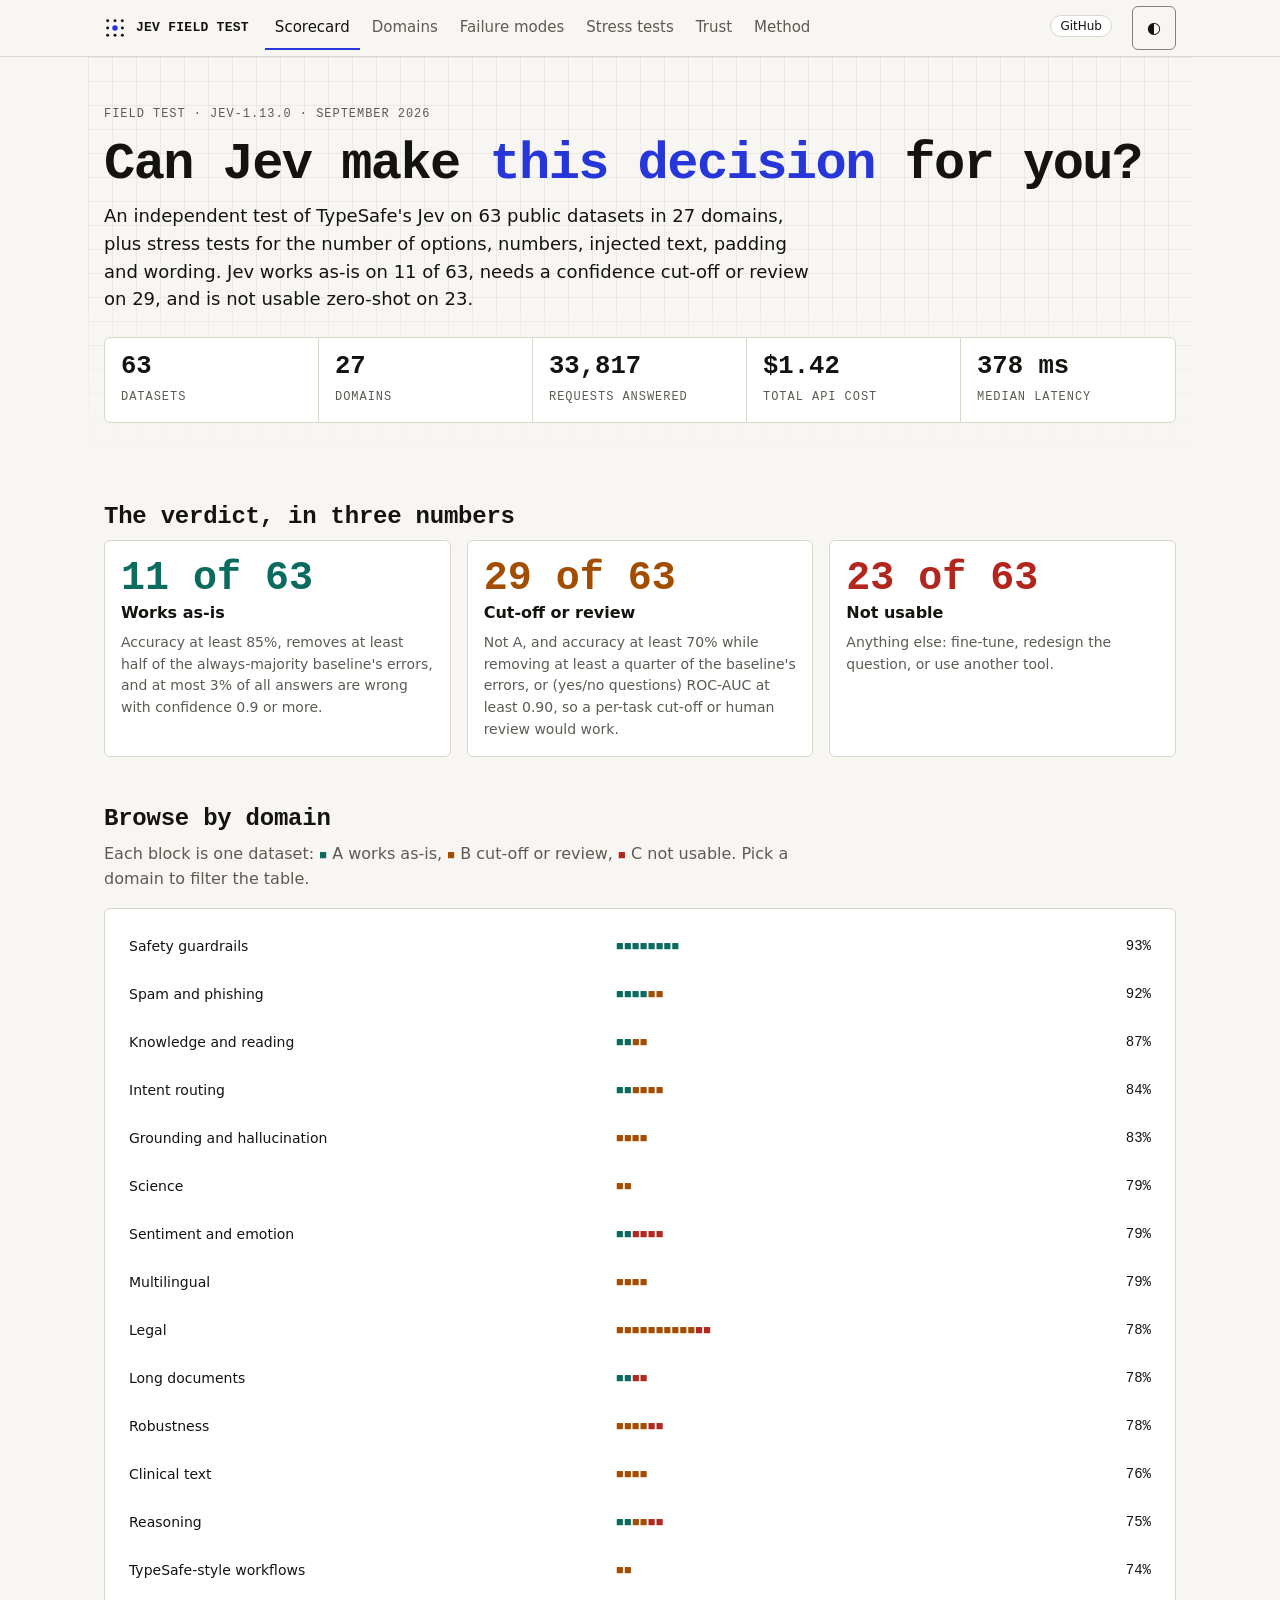
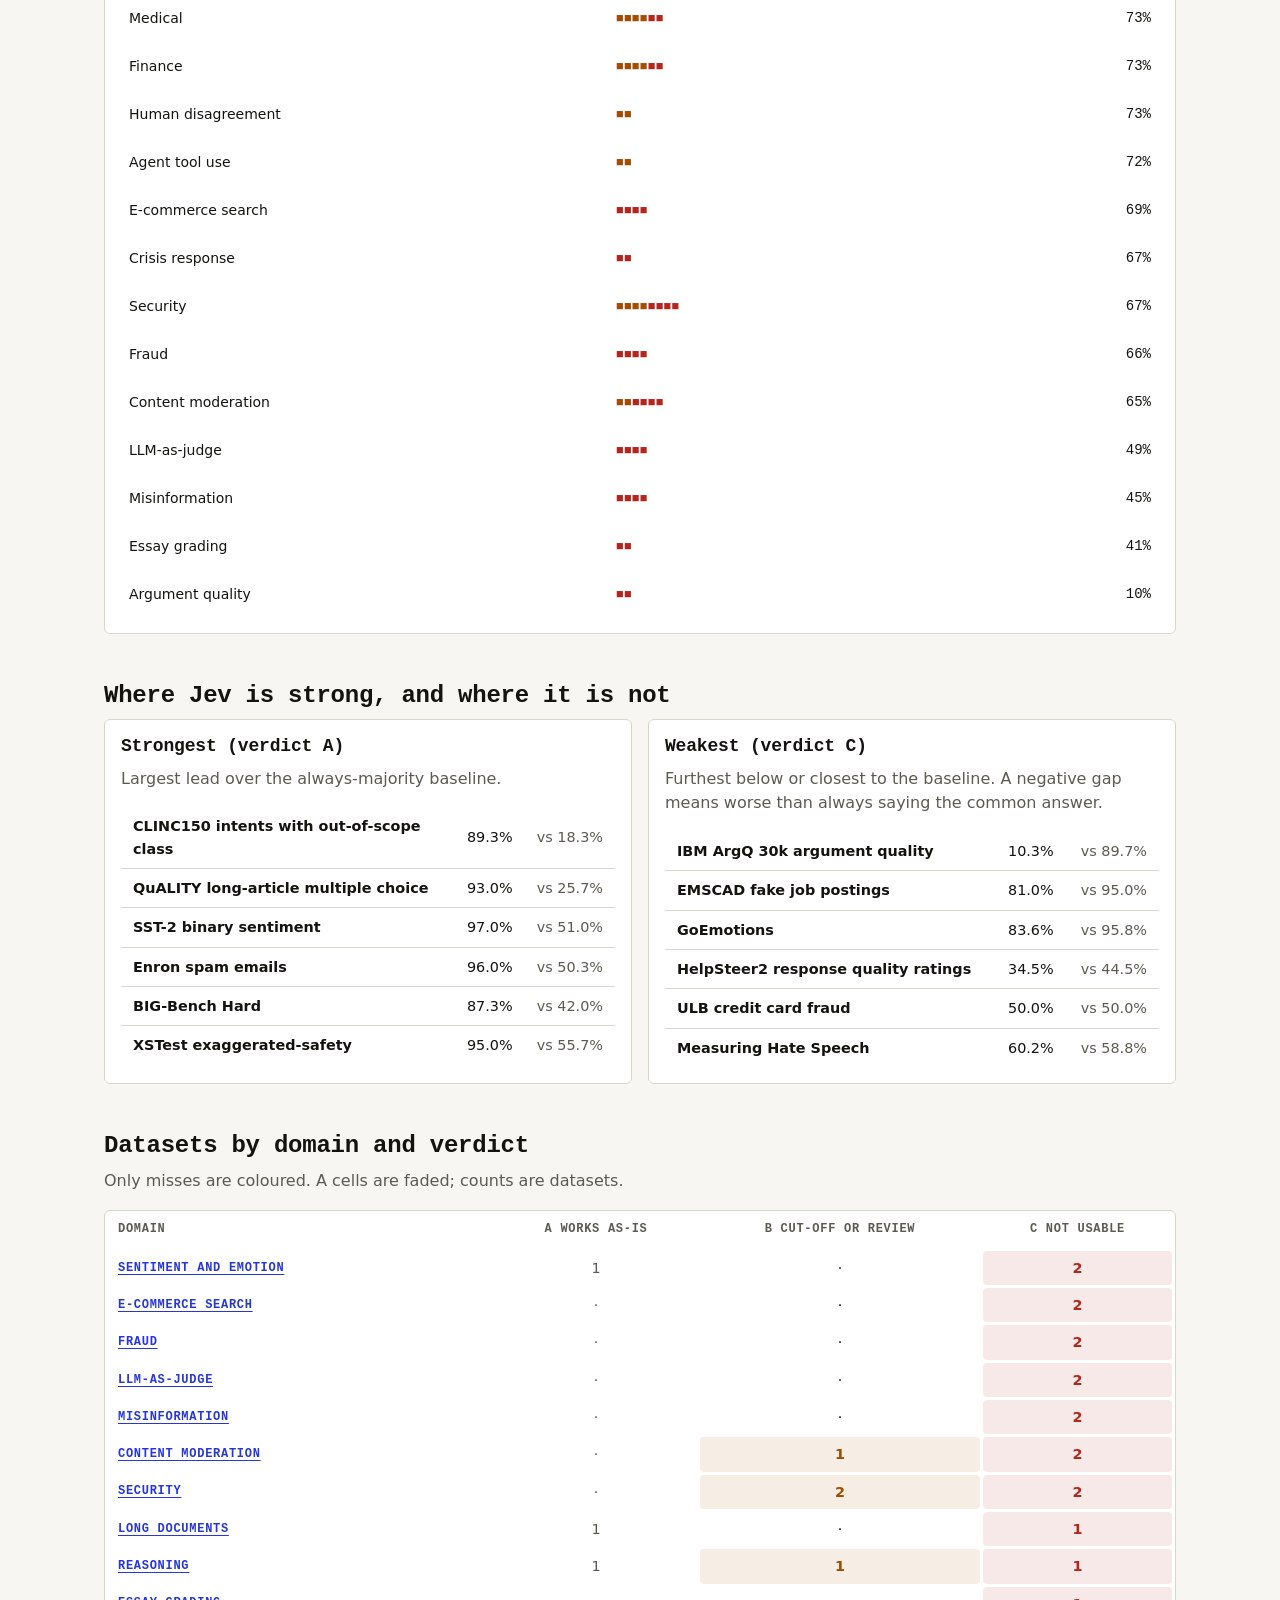
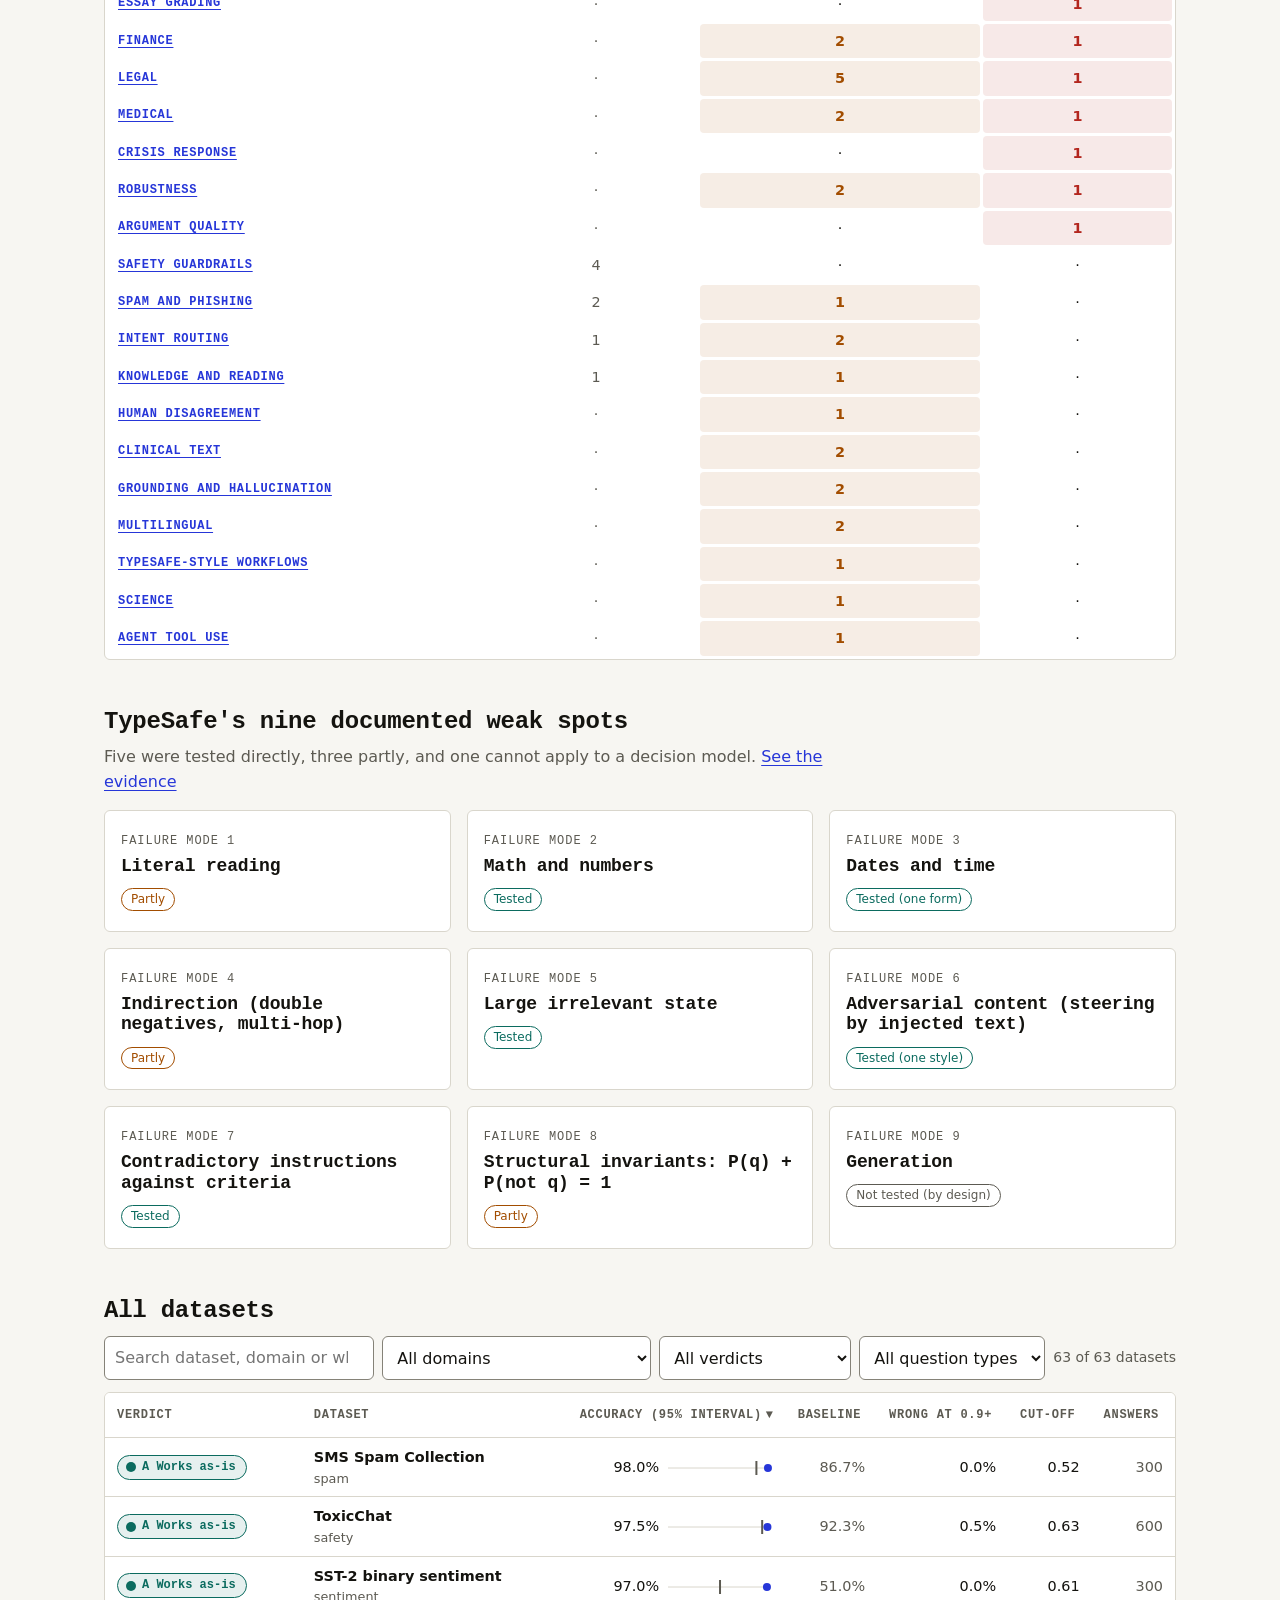
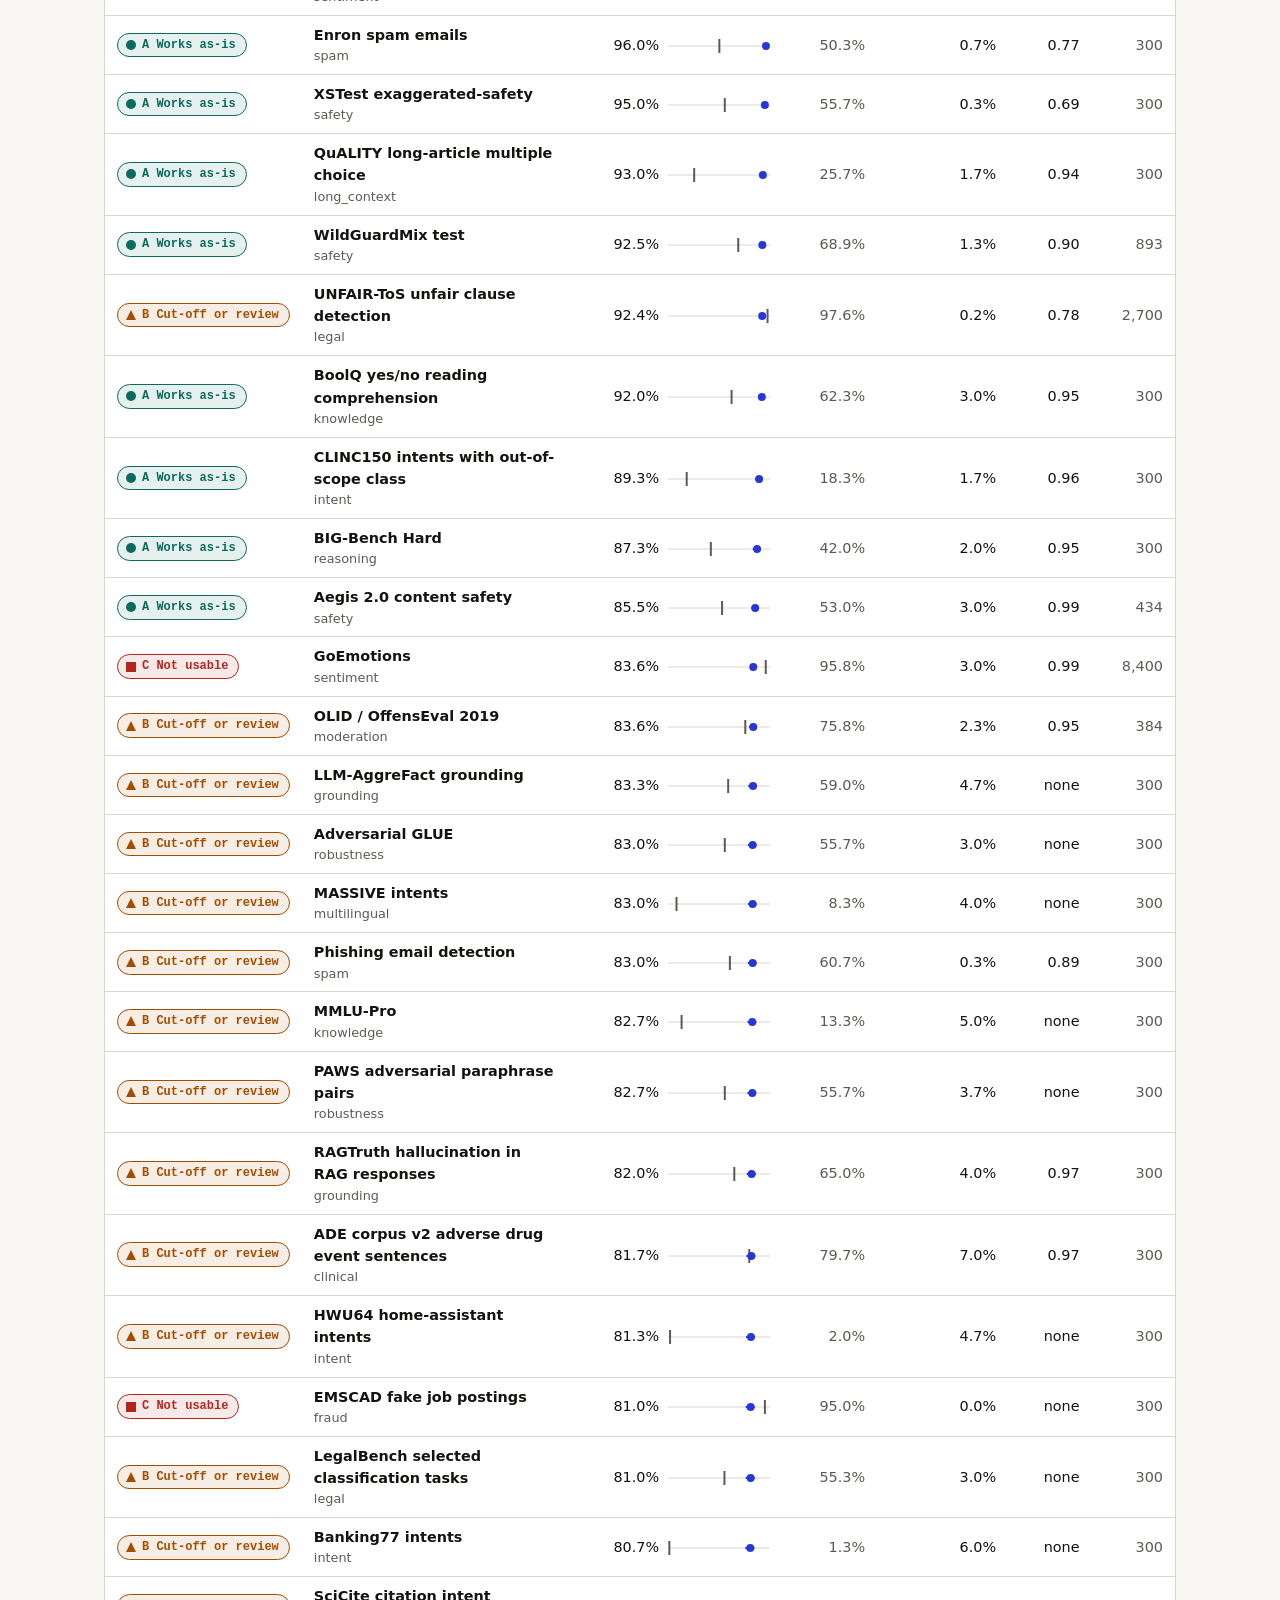
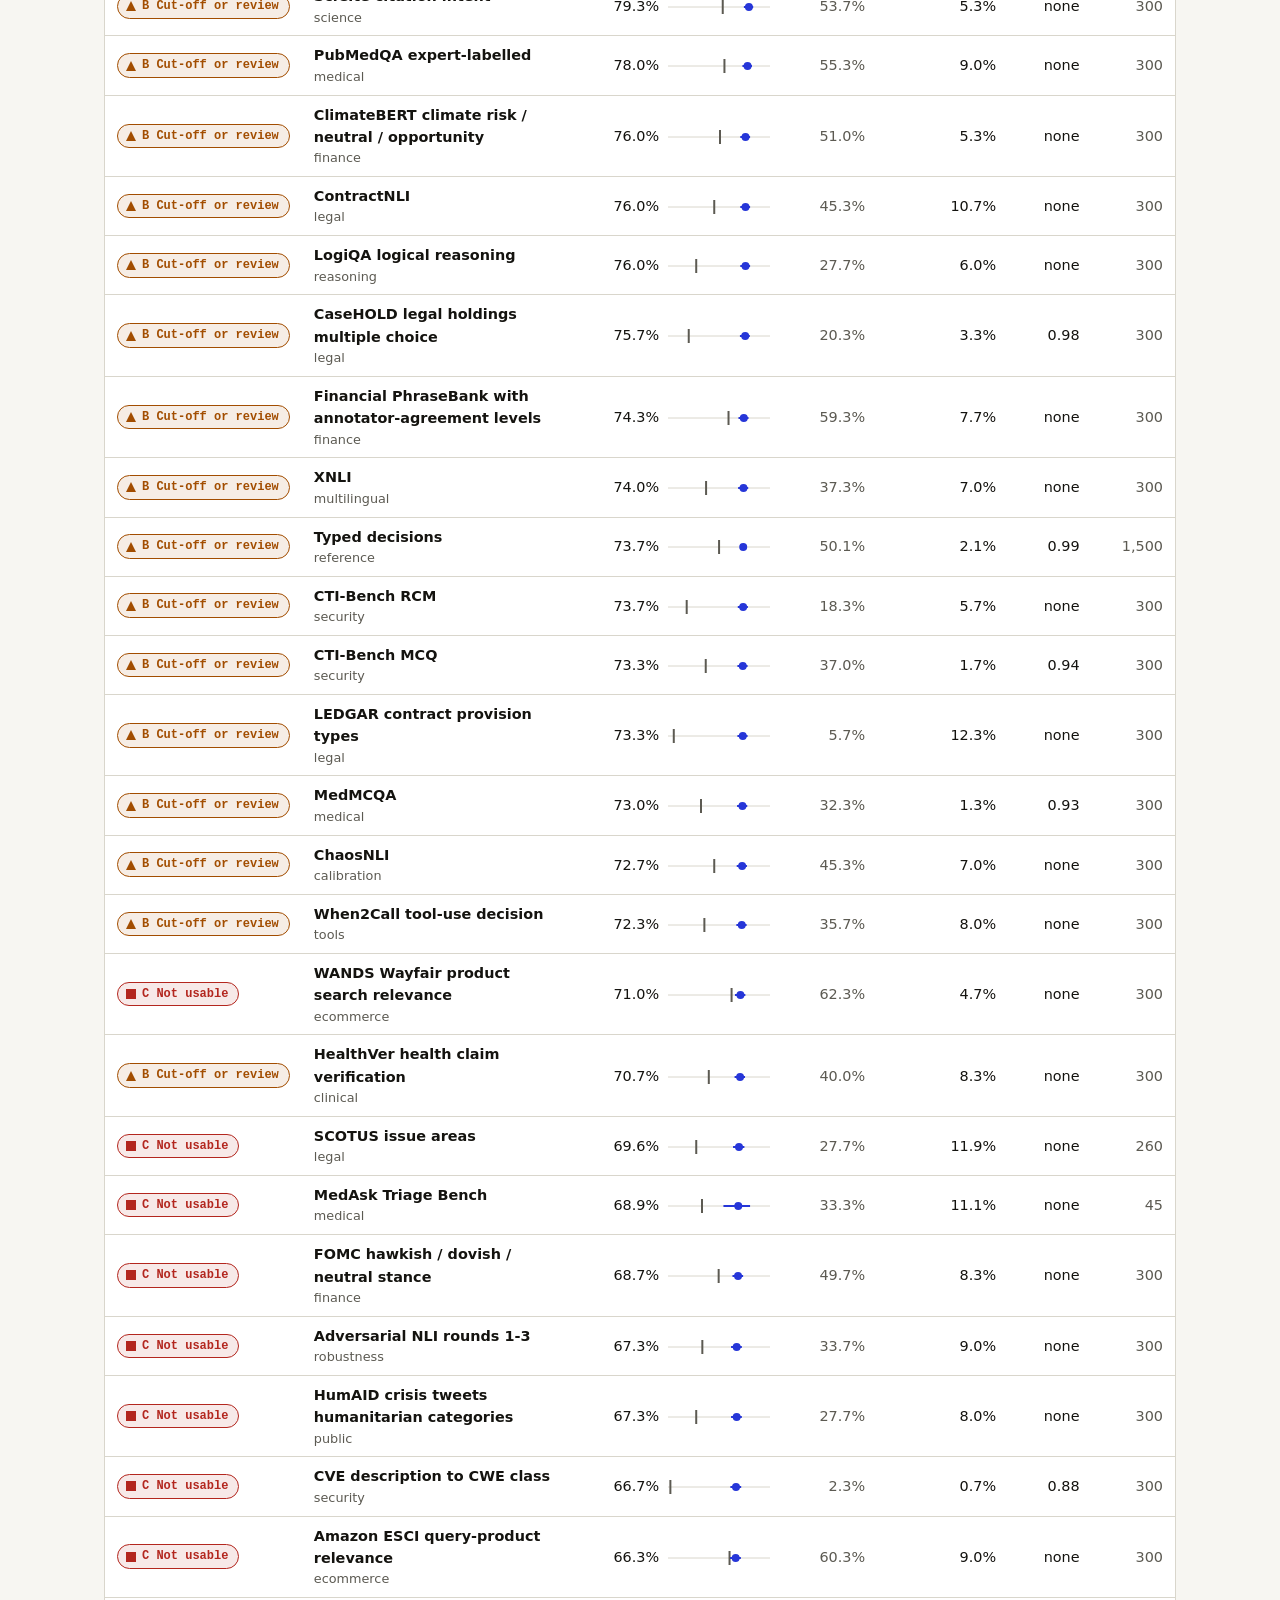
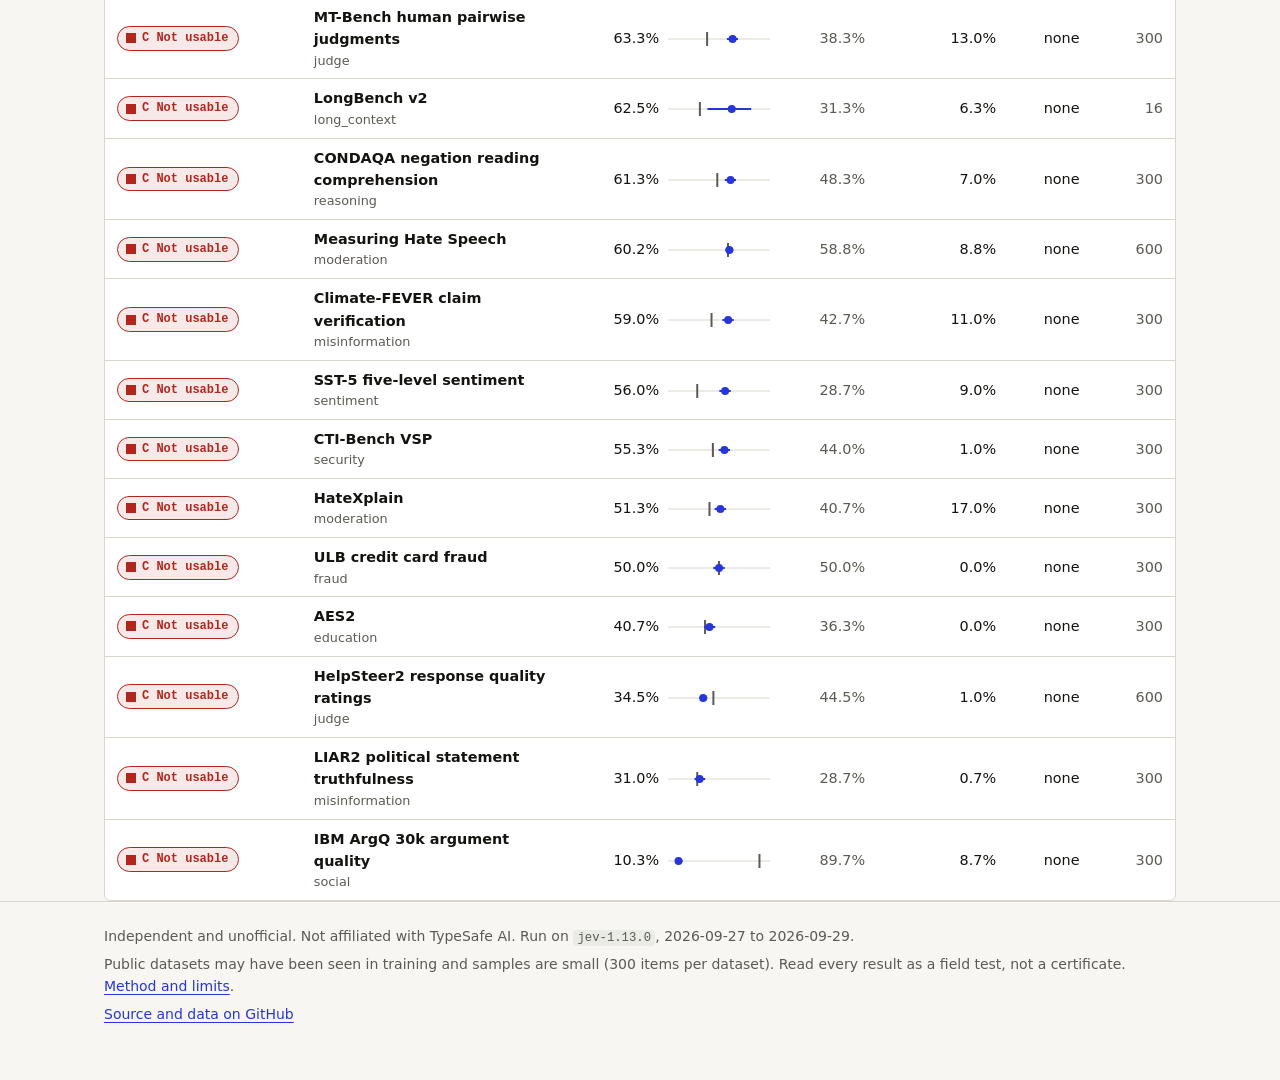
<file: site/index.html>
<!doctype html>
<html lang="en">
<head>
<meta charset="utf-8">
<meta name="viewport" content="width=device-width, initial-scale=1">
<title>Can Jev make this decision for you? · Jev Field Test</title>
<meta name="description" content="An independent field test of TypeSafe's Jev decision model on 63 datasets: where it works as-is, where it needs a cut-off or review, and where it does not work.">
<meta property="og:title" content="Can Jev make this decision for you? · Jev Field Test">
<meta property="og:description" content="An independent field test of TypeSafe's Jev decision model on 63 datasets: where it works as-is, where it needs a cut-off or review, and where it does not work.">
<meta property="og:type" content="website">
<meta property="og:image" content="https://kevalshah120.github.io/jev-field-test/assets/og.png">
<meta name="twitter:card" content="summary_large_image">
<link rel="icon" href="assets/favicon.svg" type="image/svg+xml">
<link rel="stylesheet" href="css/site.css">
</head>
<body>
<main id="main" class="wrap"><div id="app"><p class="loading">Loading the results…</p></div>
<noscript><p class="err">These pages draw their tables and charts with JavaScript. The raw results are plain files in <a href="data/datasets.json">data/</a>.</p></noscript></main>
<script type="module" src="js/index.js"></script>
</body>
</html>
</file>
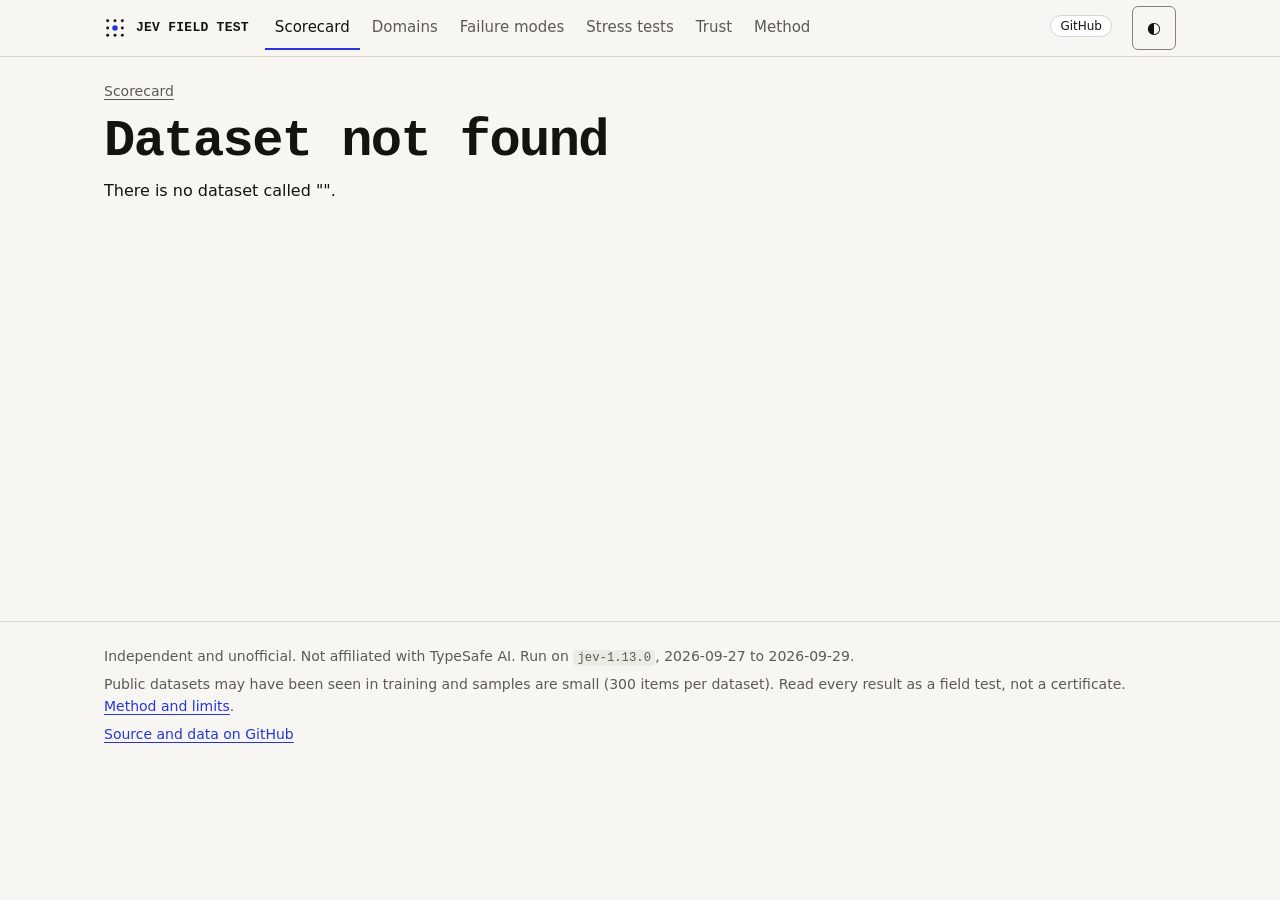
<file: site/dataset.html>
<!doctype html>
<html lang="en">
<head>
<meta charset="utf-8">
<meta name="viewport" content="width=device-width, initial-scale=1">
<title>Dataset · Jev Field Test</title>
<meta name="description" content="Results for one dataset in the Jev field test.">
<meta property="og:title" content="Dataset · Jev Field Test">
<meta property="og:description" content="Results for one dataset in the Jev field test.">
<meta property="og:type" content="website">
<meta property="og:image" content="https://kevalshah120.github.io/jev-field-test/assets/og.png">
<meta name="twitter:card" content="summary_large_image">
<link rel="icon" href="assets/favicon.svg" type="image/svg+xml">
<link rel="stylesheet" href="css/site.css">
</head>
<body>
<main id="main" class="wrap"><div id="app"><p class="loading">Loading the results…</p></div>
<noscript><p class="err">These pages draw their tables and charts with JavaScript. The raw results are plain files in <a href="data/datasets.json">data/</a>.</p></noscript></main>
<script type="module" src="js/dataset.js"></script>
</body>
</html>
</file>
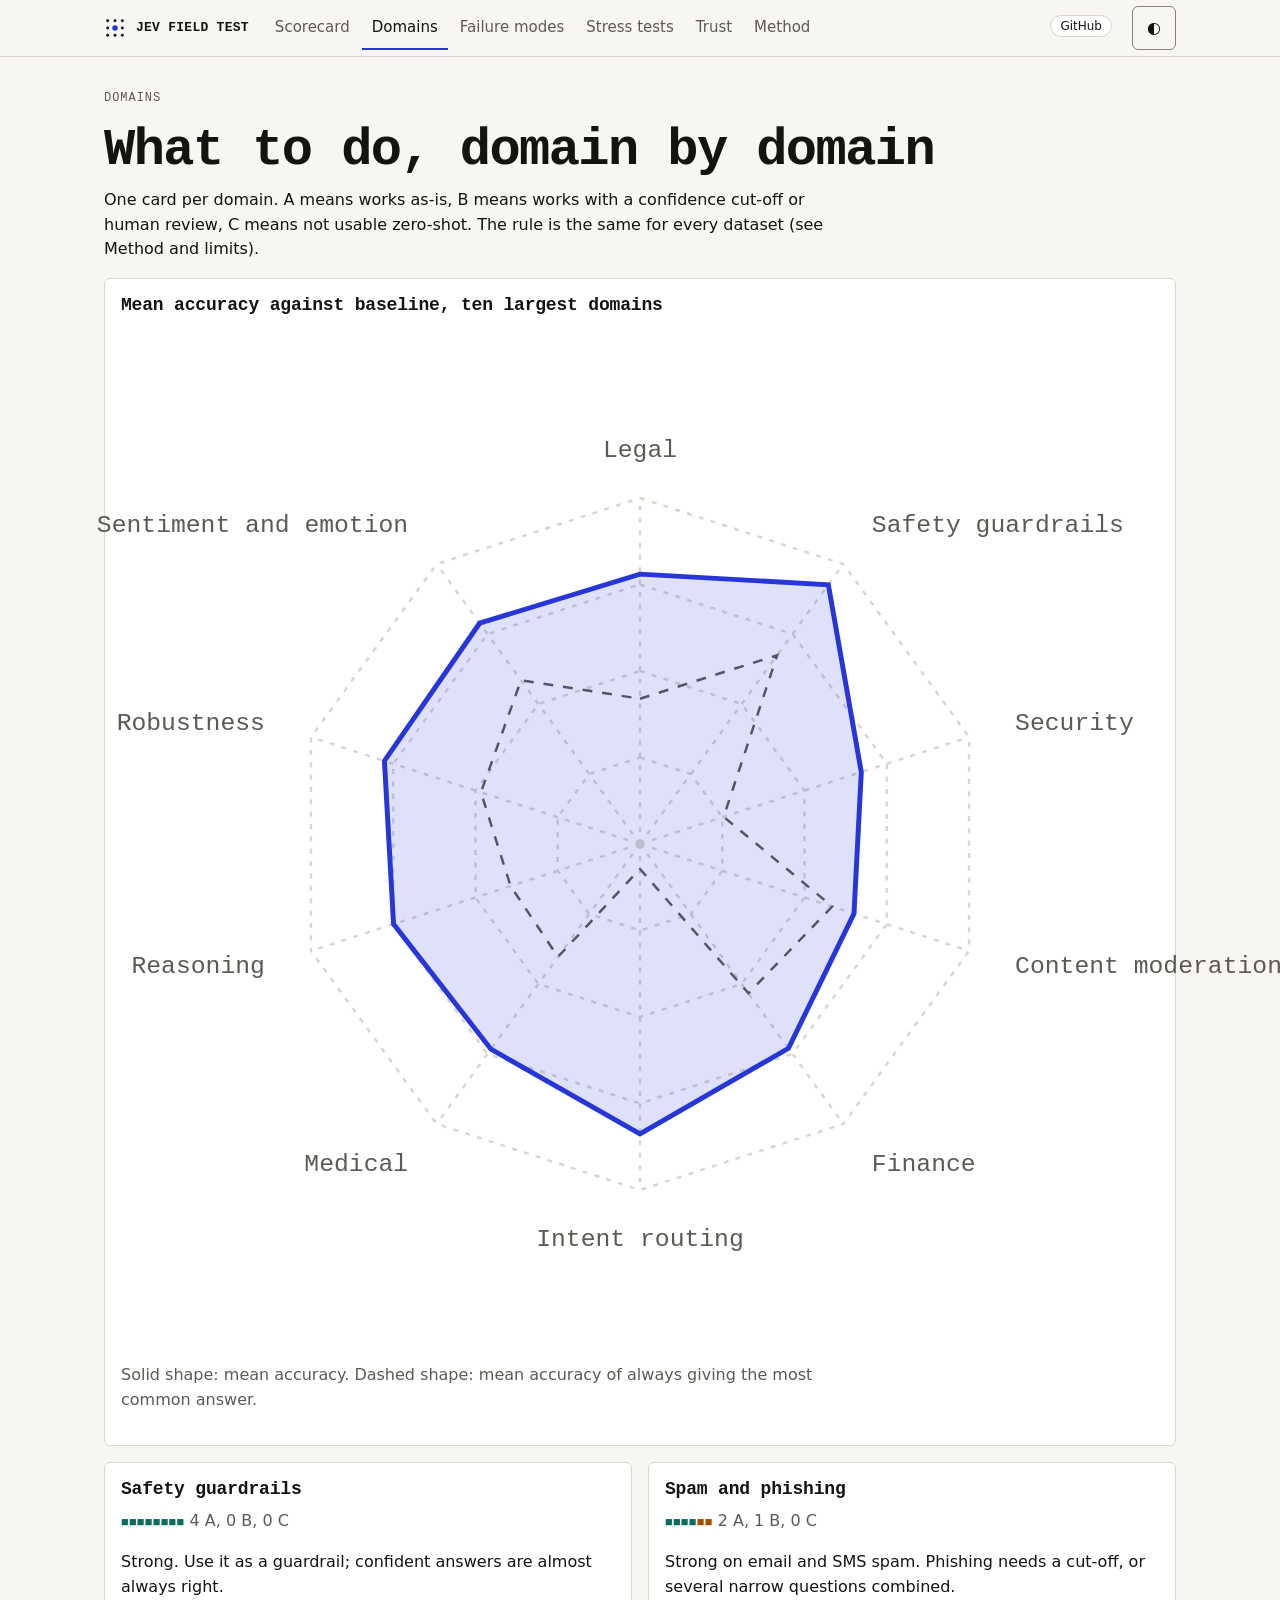
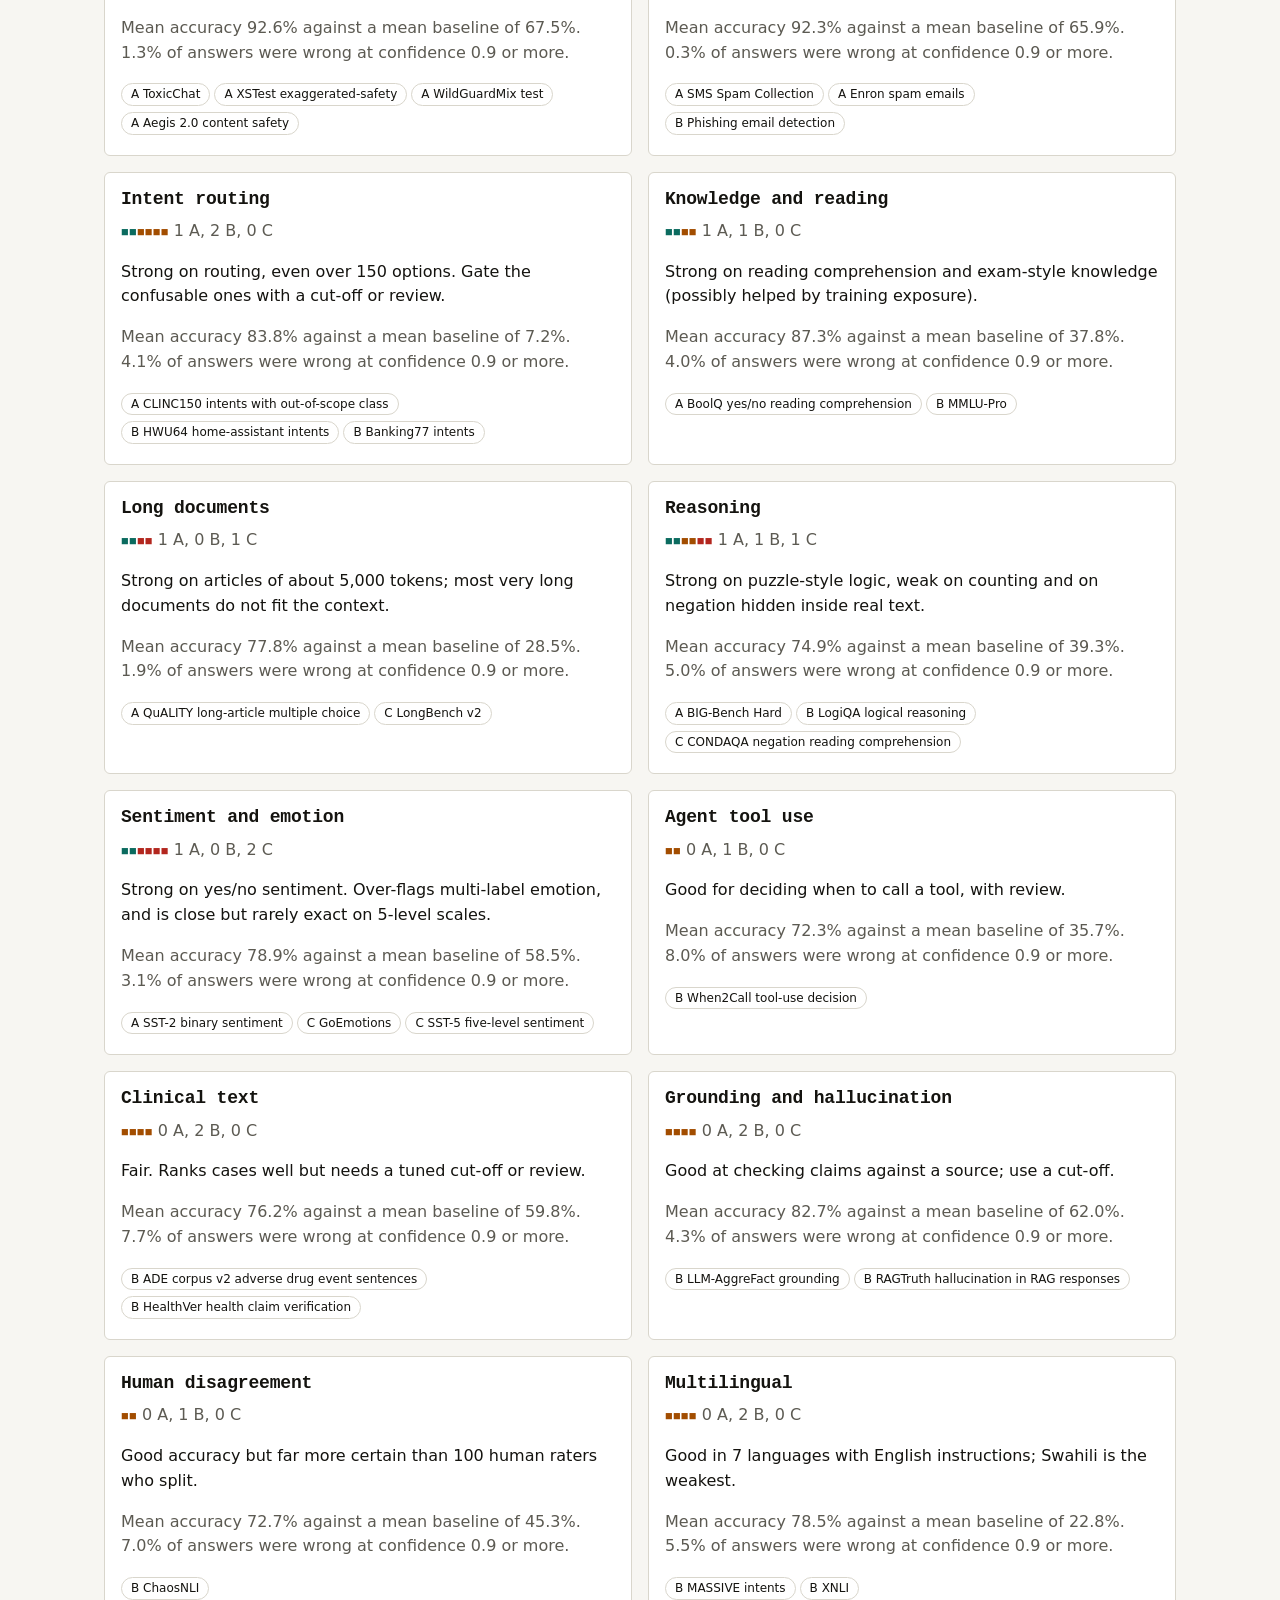
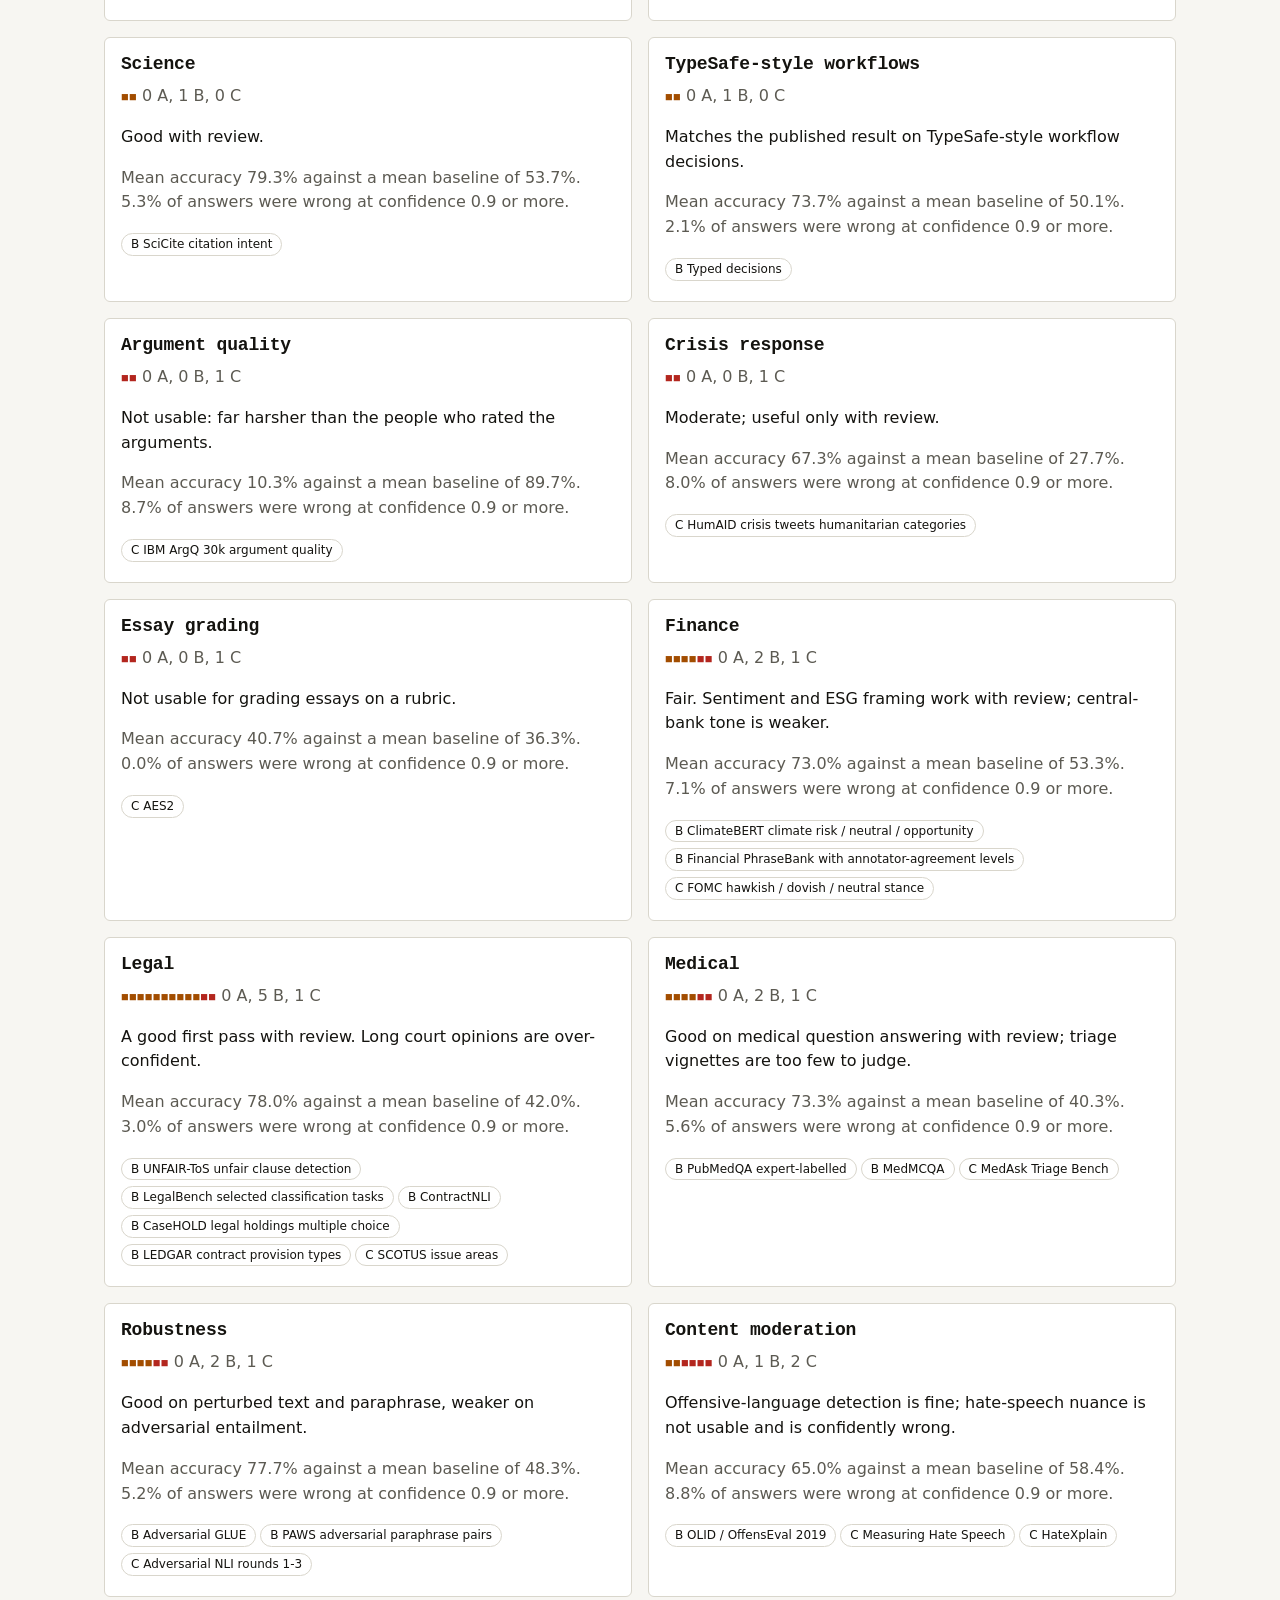
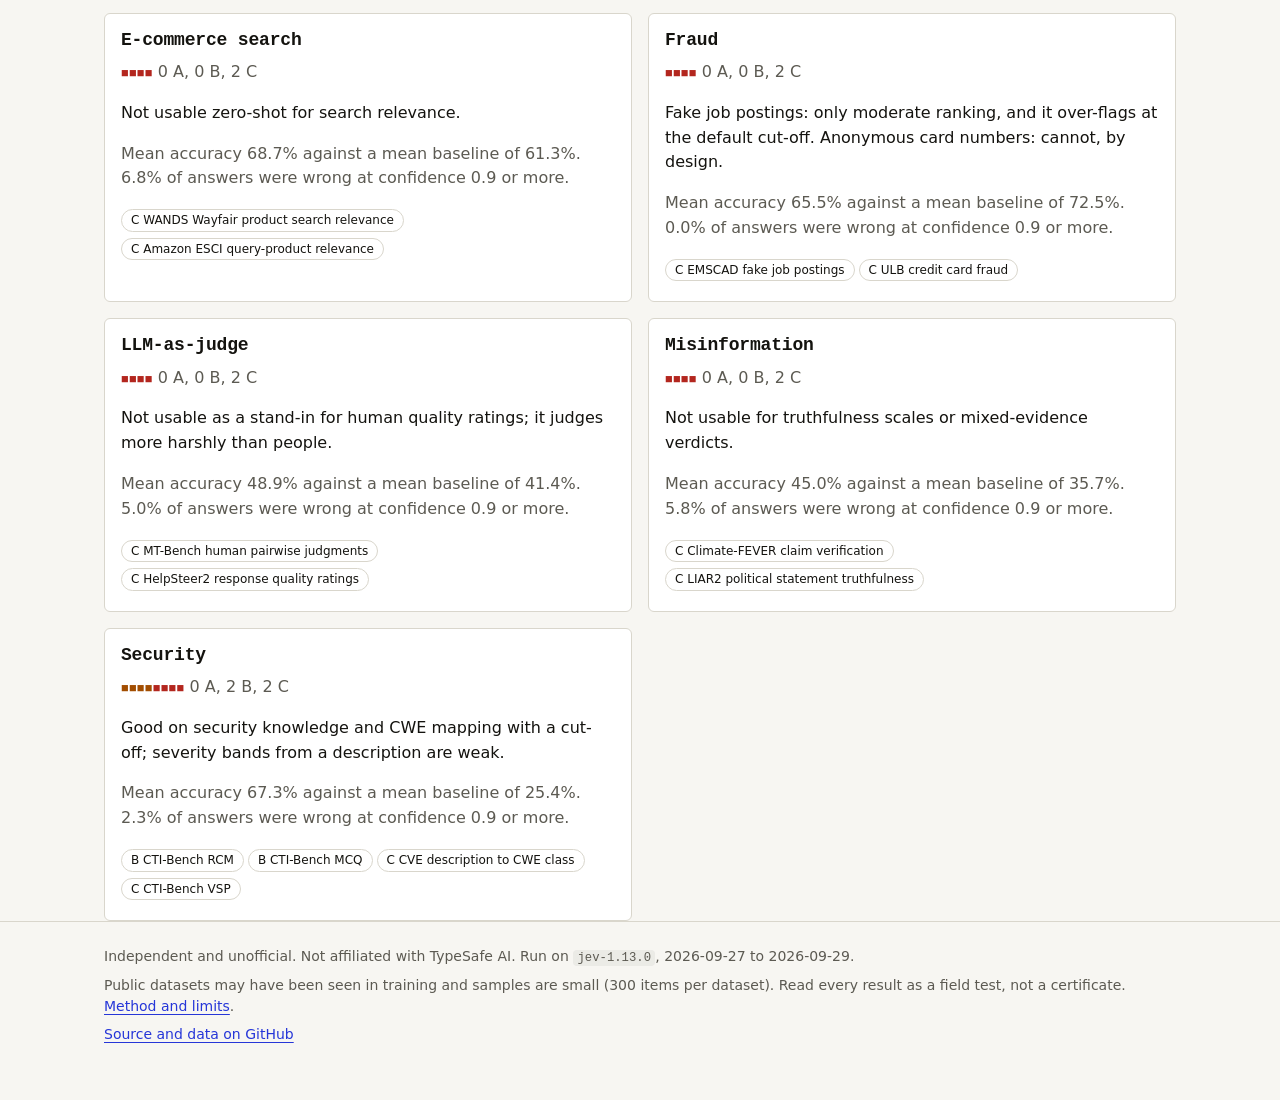
<file: site/domains.html>
<!doctype html>
<html lang="en">
<head>
<meta charset="utf-8">
<meta name="viewport" content="width=device-width, initial-scale=1">
<title>Domains · Jev Field Test</title>
<meta name="description" content="Plain verdicts for 27 domains from the Jev field test.">
<meta property="og:title" content="Domains · Jev Field Test">
<meta property="og:description" content="Plain verdicts for 27 domains from the Jev field test.">
<meta property="og:type" content="website">
<meta property="og:image" content="https://kevalshah120.github.io/jev-field-test/assets/og.png">
<meta name="twitter:card" content="summary_large_image">
<link rel="icon" href="assets/favicon.svg" type="image/svg+xml">
<link rel="stylesheet" href="css/site.css">
</head>
<body>
<main id="main" class="wrap"><div id="app"><p class="loading">Loading the results…</p></div>
<noscript><p class="err">These pages draw their tables and charts with JavaScript. The raw results are plain files in <a href="data/datasets.json">data/</a>.</p></noscript></main>
<script type="module" src="js/domains.js"></script>
</body>
</html>
</file>
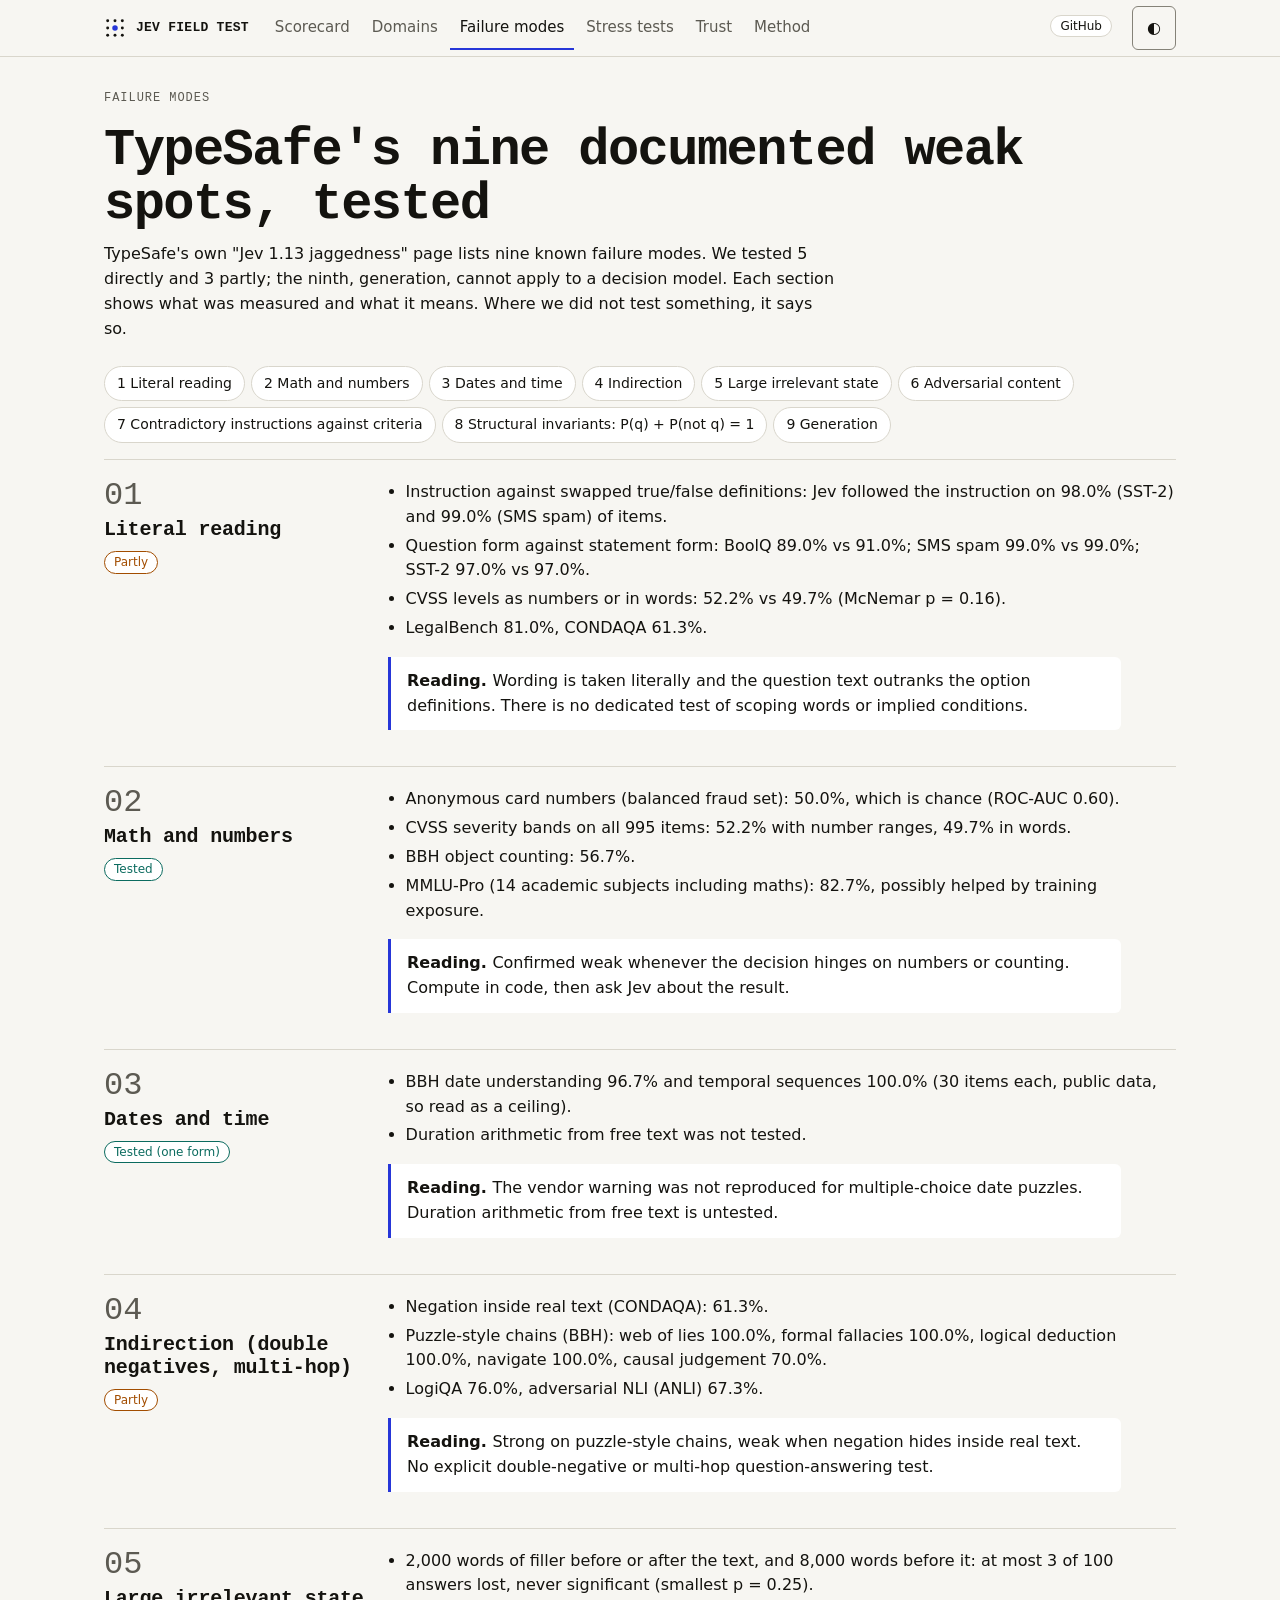
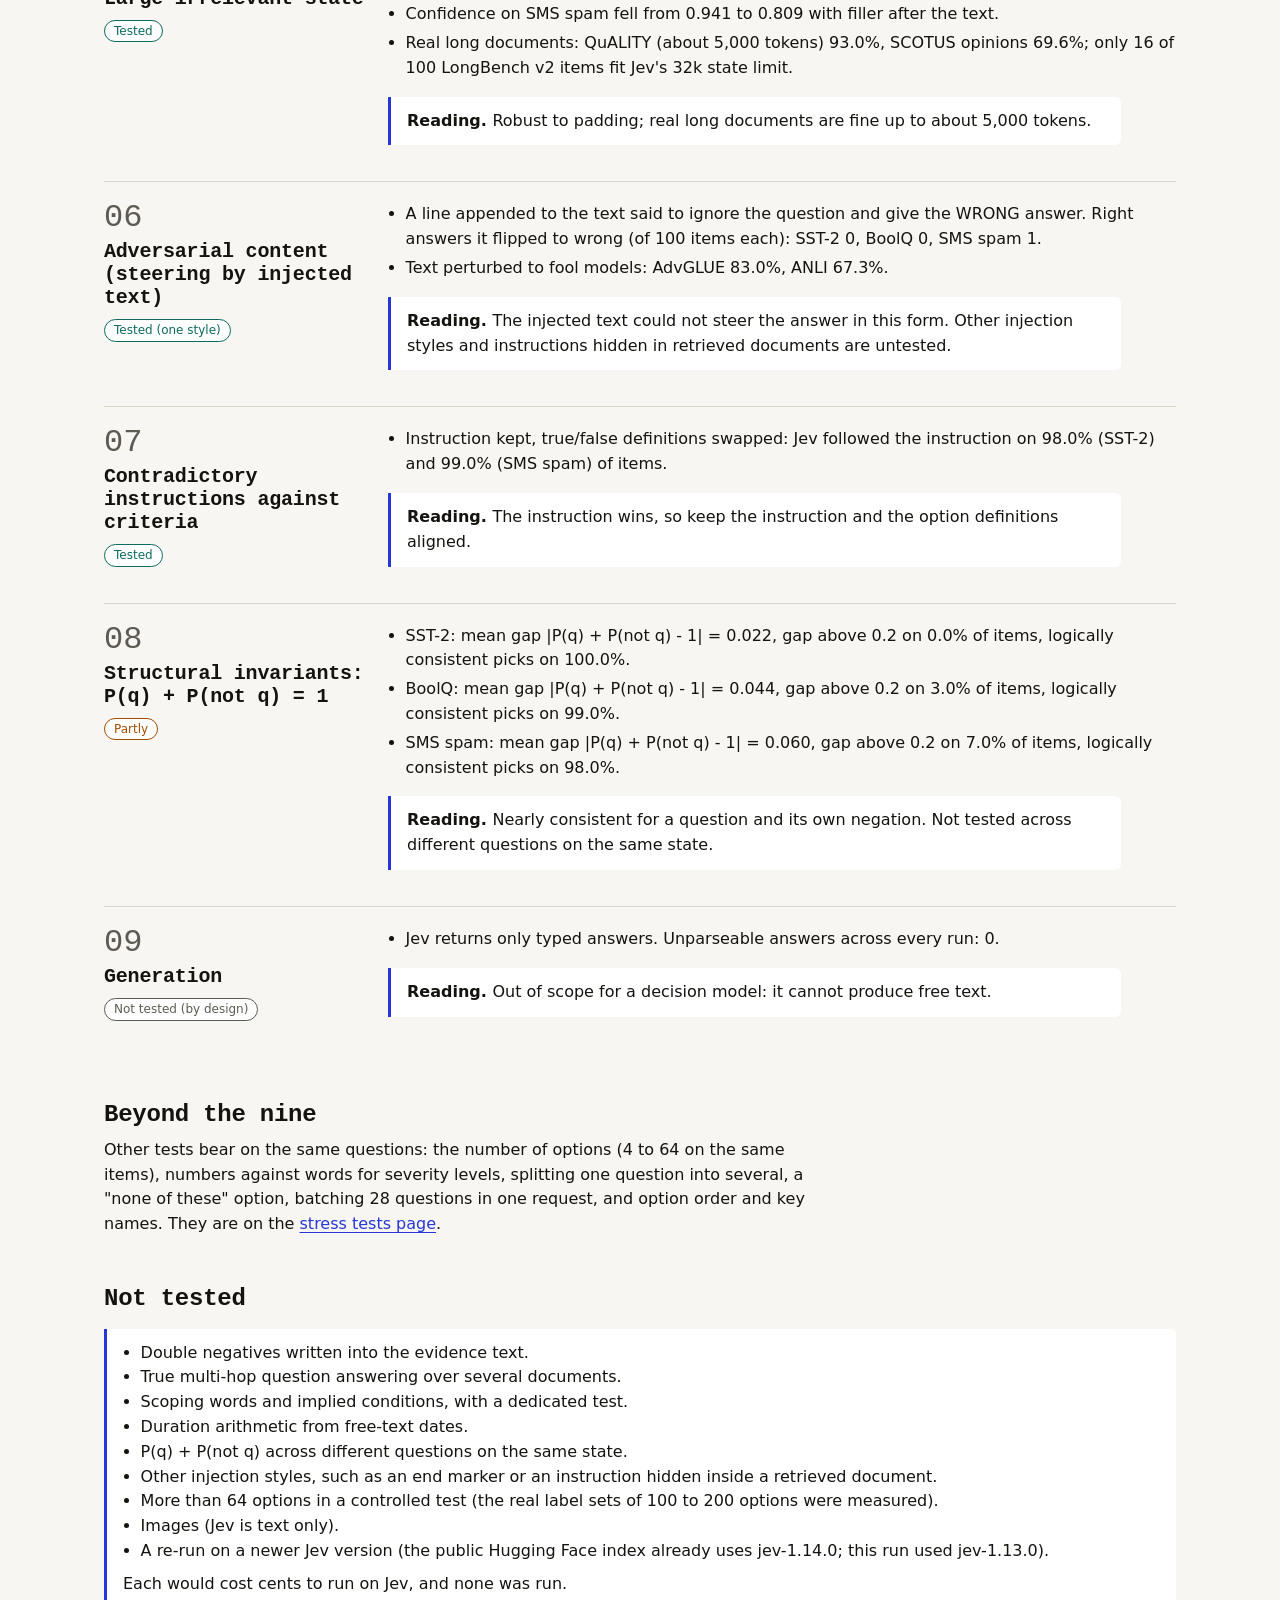
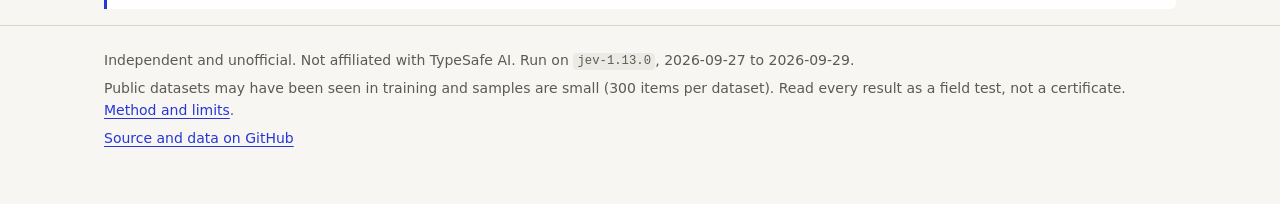
<file: site/failure-modes.html>
<!doctype html>
<html lang="en">
<head>
<meta charset="utf-8">
<meta name="viewport" content="width=device-width, initial-scale=1">
<title>Failure modes · Jev Field Test</title>
<meta name="description" content="TypeSafe's nine documented weak spots for Jev against what the field test measured.">
<meta property="og:title" content="Failure modes · Jev Field Test">
<meta property="og:description" content="TypeSafe's nine documented weak spots for Jev against what the field test measured.">
<meta property="og:type" content="website">
<meta property="og:image" content="https://kevalshah120.github.io/jev-field-test/assets/og.png">
<meta name="twitter:card" content="summary_large_image">
<link rel="icon" href="assets/favicon.svg" type="image/svg+xml">
<link rel="stylesheet" href="css/site.css">
</head>
<body>
<main id="main" class="wrap"><div id="app"><p class="loading">Loading the results…</p></div>
<noscript><p class="err">These pages draw their tables and charts with JavaScript. The raw results are plain files in <a href="data/datasets.json">data/</a>.</p></noscript></main>
<script type="module" src="js/failure-modes.js"></script>
</body>
</html>
</file>
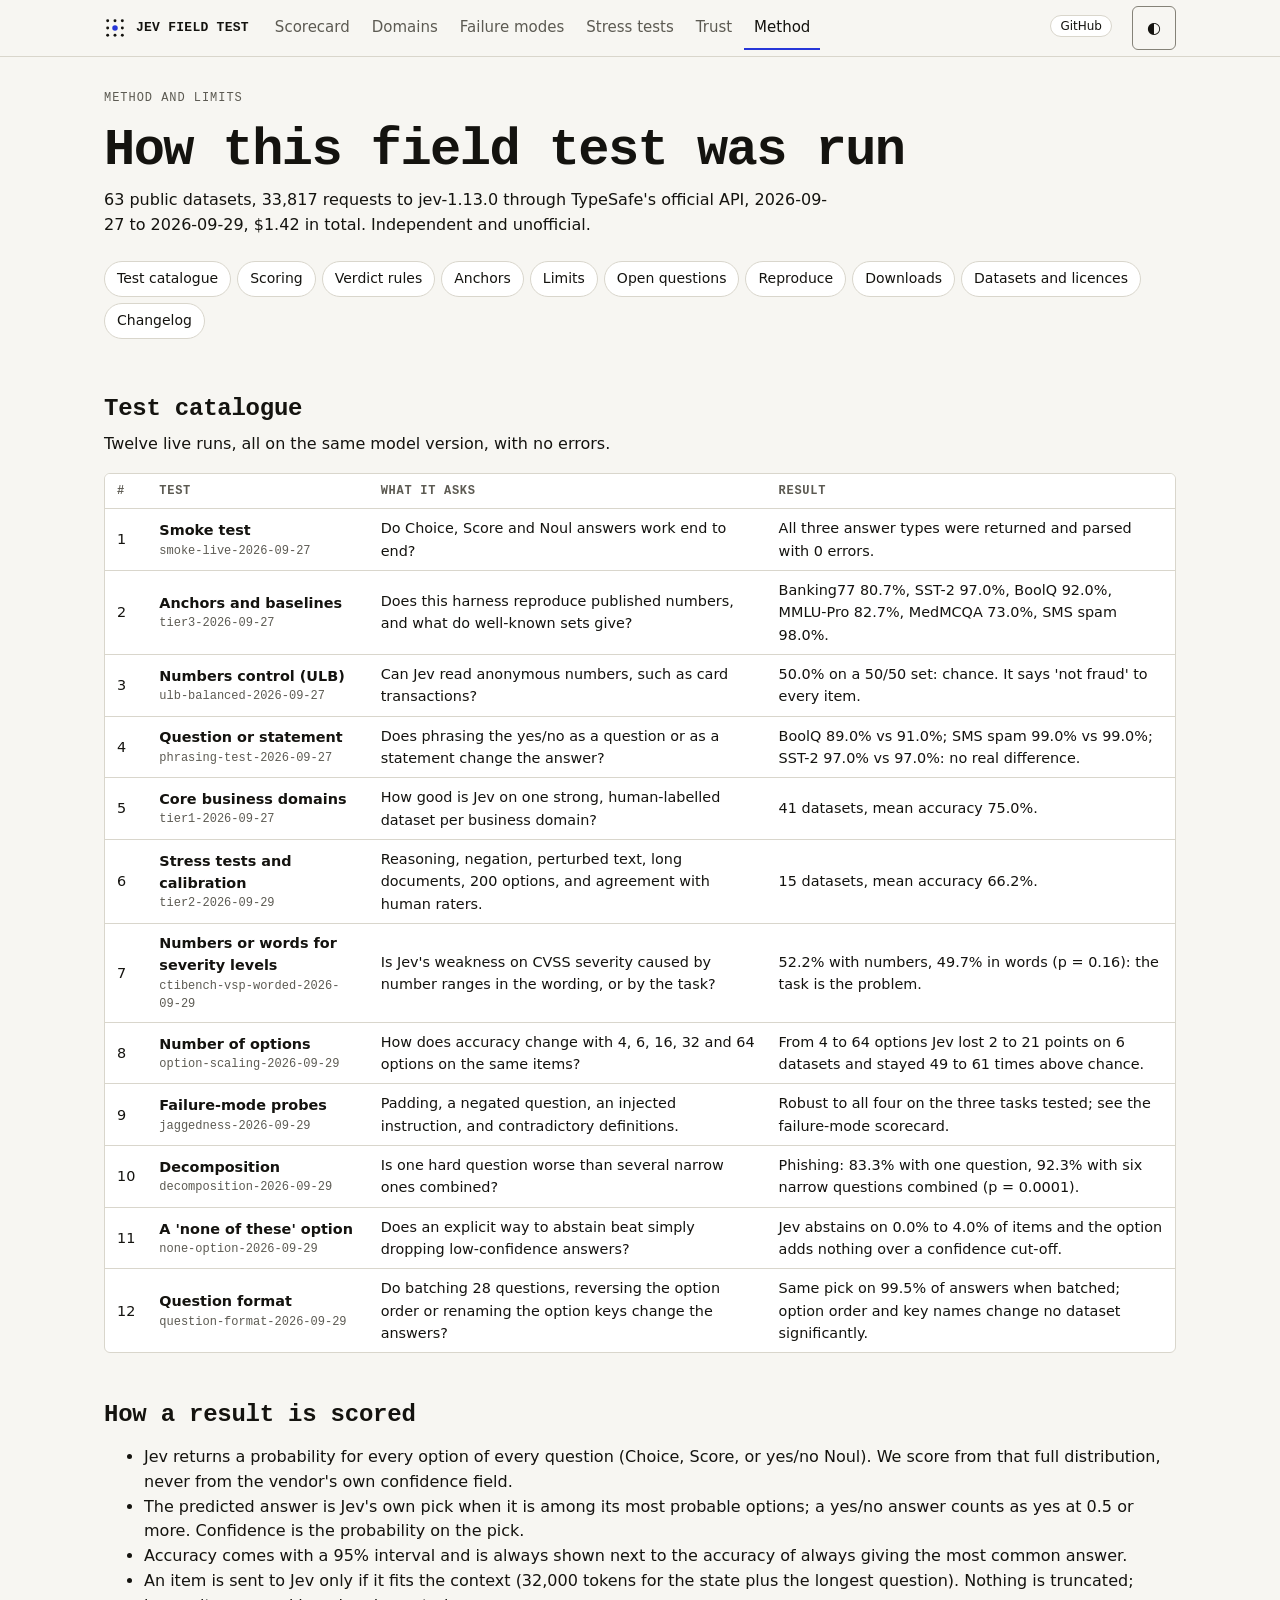
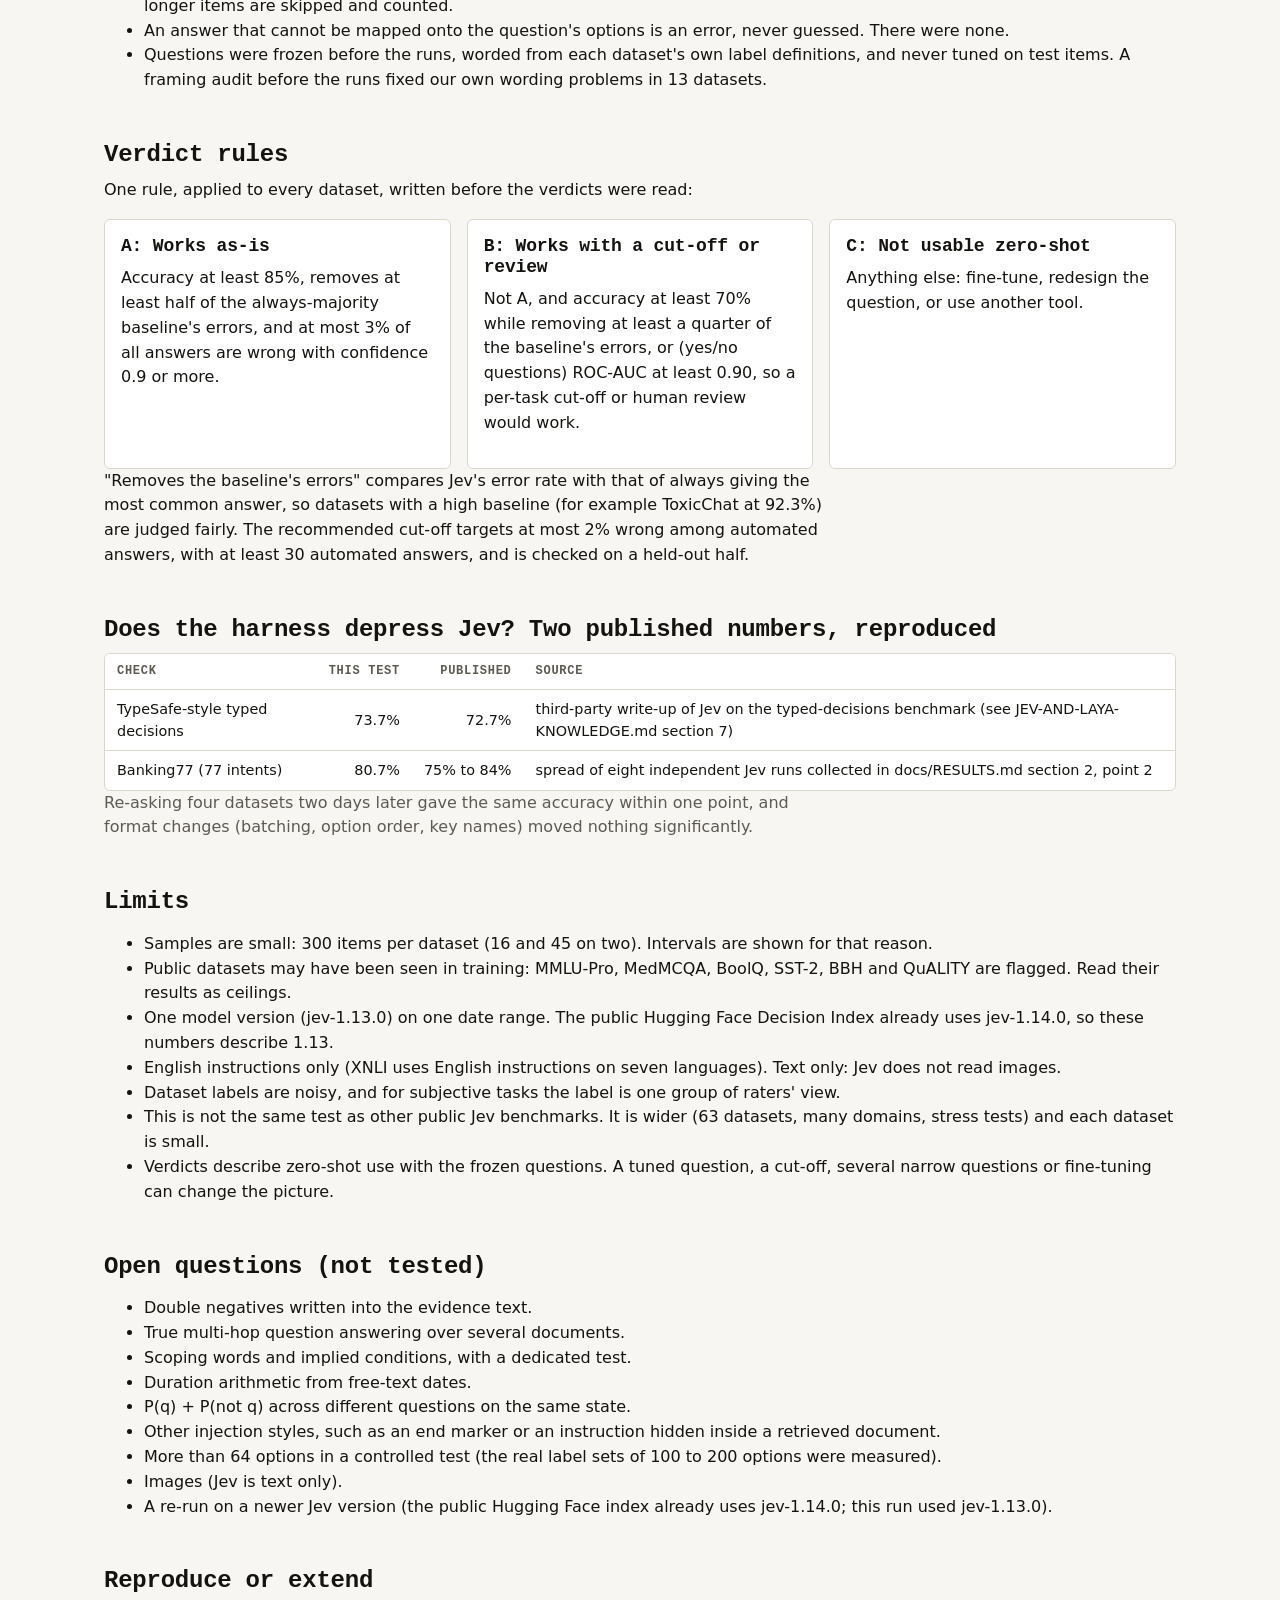
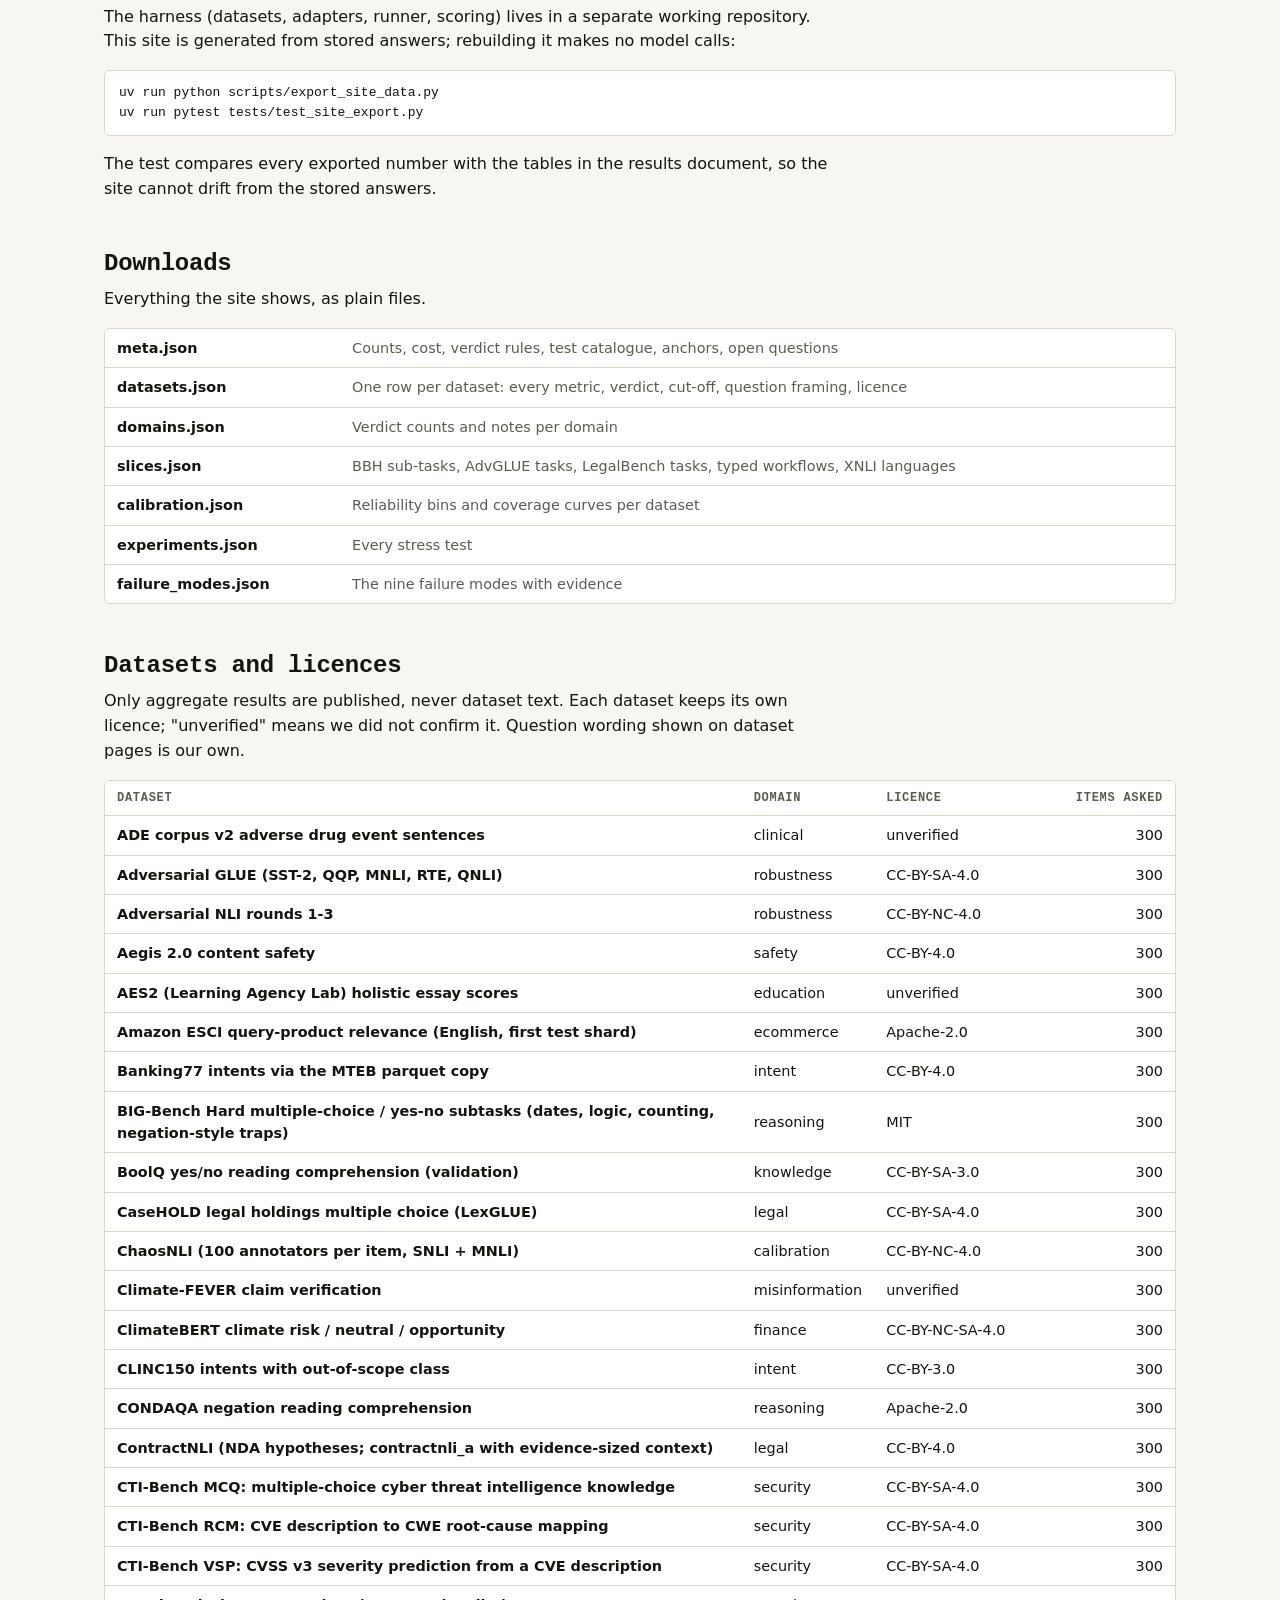
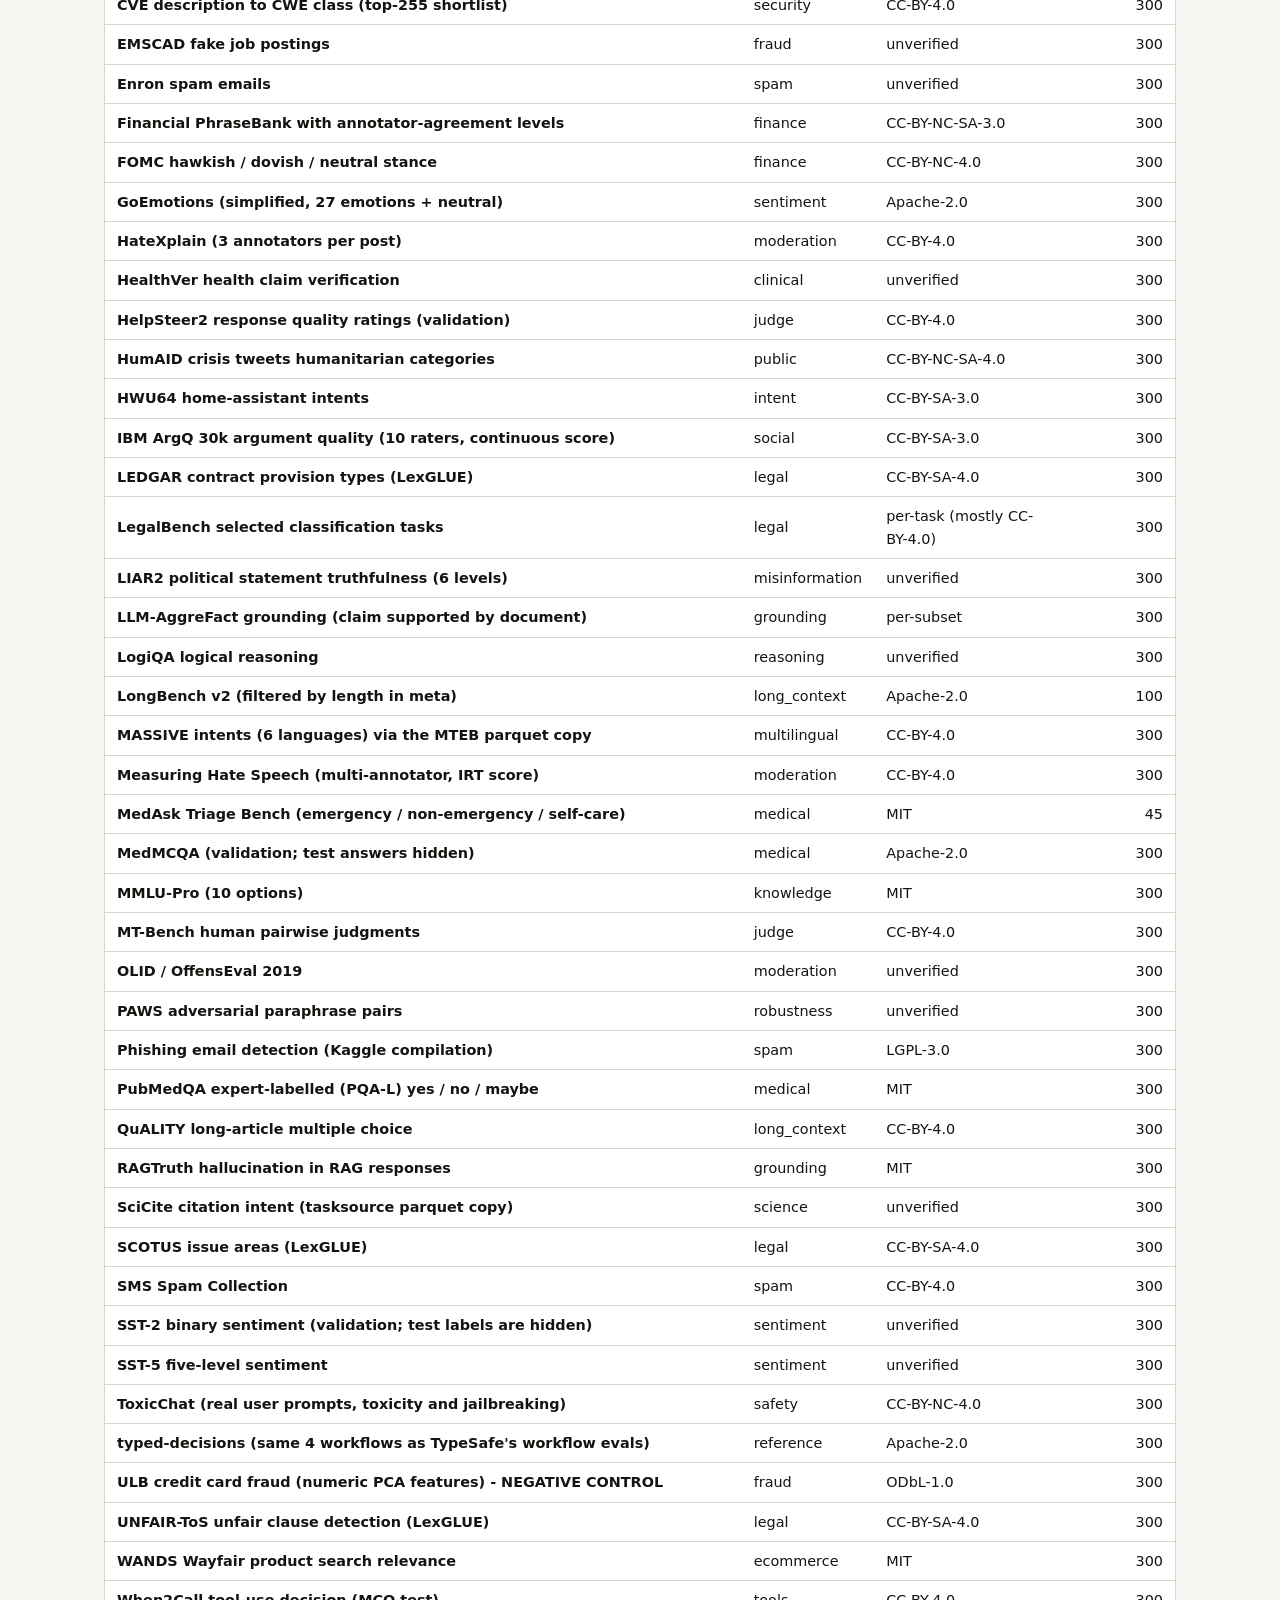
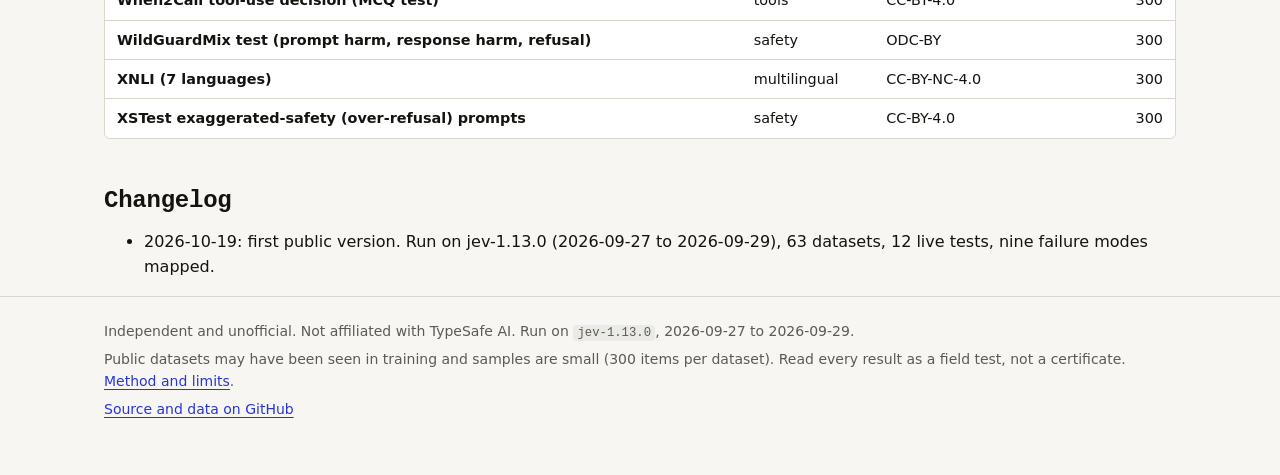
<file: site/method.html>
<!doctype html>
<html lang="en">
<head>
<meta charset="utf-8">
<meta name="viewport" content="width=device-width, initial-scale=1">
<title>Method and limits · Jev Field Test</title>
<meta name="description" content="How the Jev field test was run, scored and limited, with downloads and licences.">
<meta property="og:title" content="Method and limits · Jev Field Test">
<meta property="og:description" content="How the Jev field test was run, scored and limited, with downloads and licences.">
<meta property="og:type" content="website">
<meta property="og:image" content="https://kevalshah120.github.io/jev-field-test/assets/og.png">
<meta name="twitter:card" content="summary_large_image">
<link rel="icon" href="assets/favicon.svg" type="image/svg+xml">
<link rel="stylesheet" href="css/site.css">
</head>
<body>
<main id="main" class="wrap"><div id="app"><p class="loading">Loading the results…</p></div>
<noscript><p class="err">These pages draw their tables and charts with JavaScript. The raw results are plain files in <a href="data/datasets.json">data/</a>.</p></noscript></main>
<script type="module" src="js/method.js"></script>
</body>
</html>
</file>
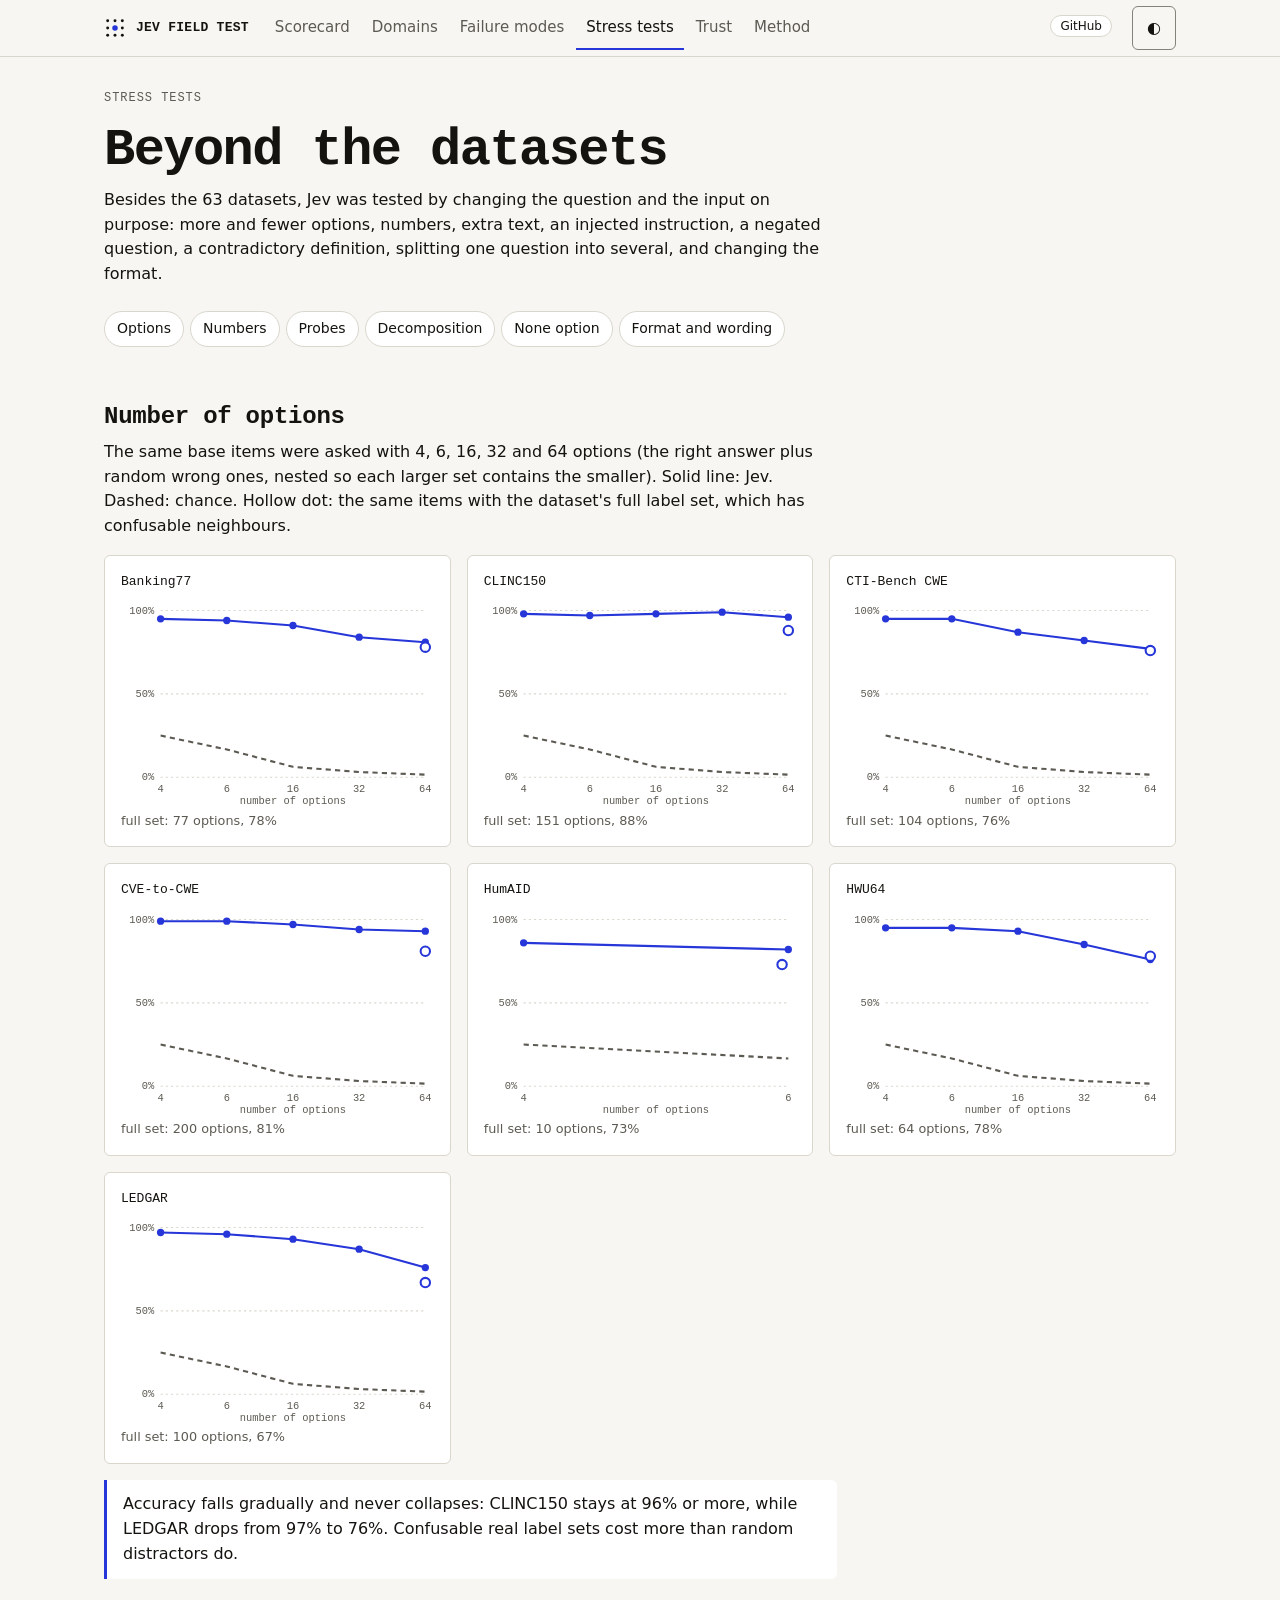
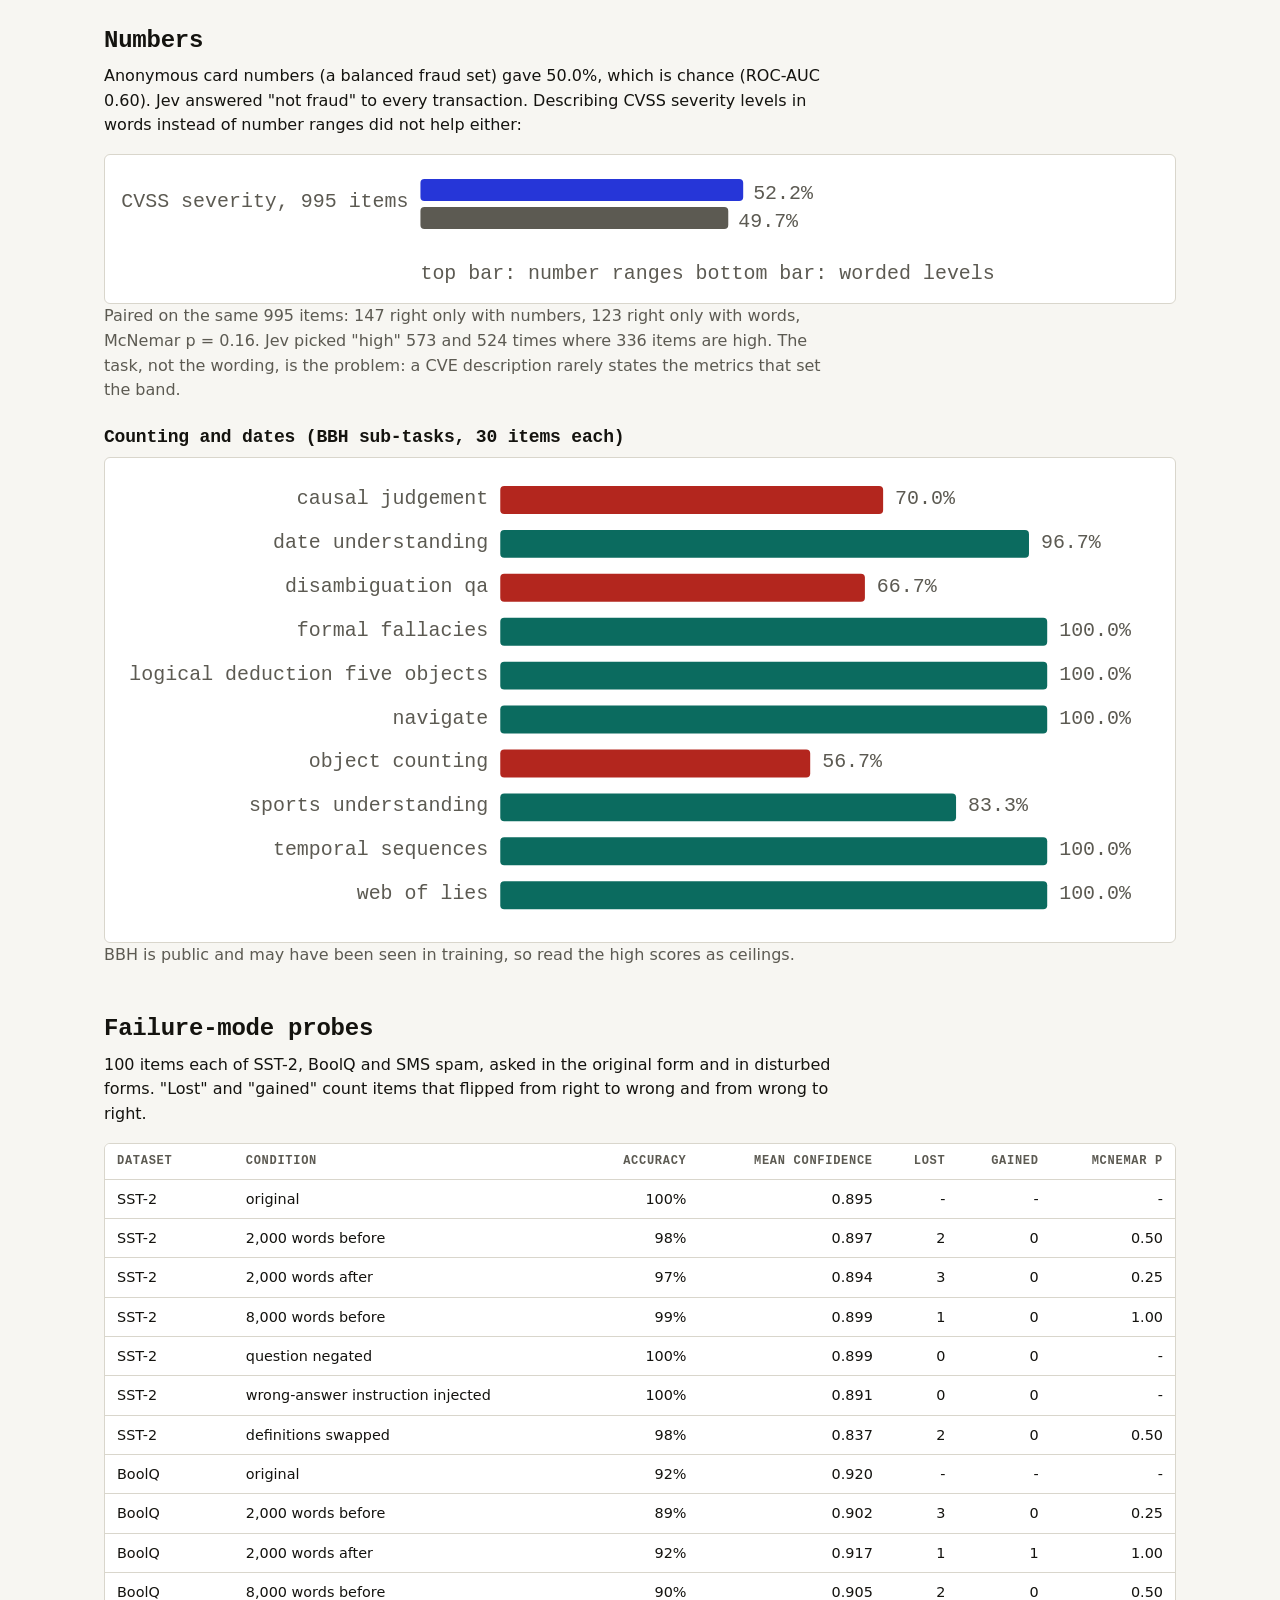
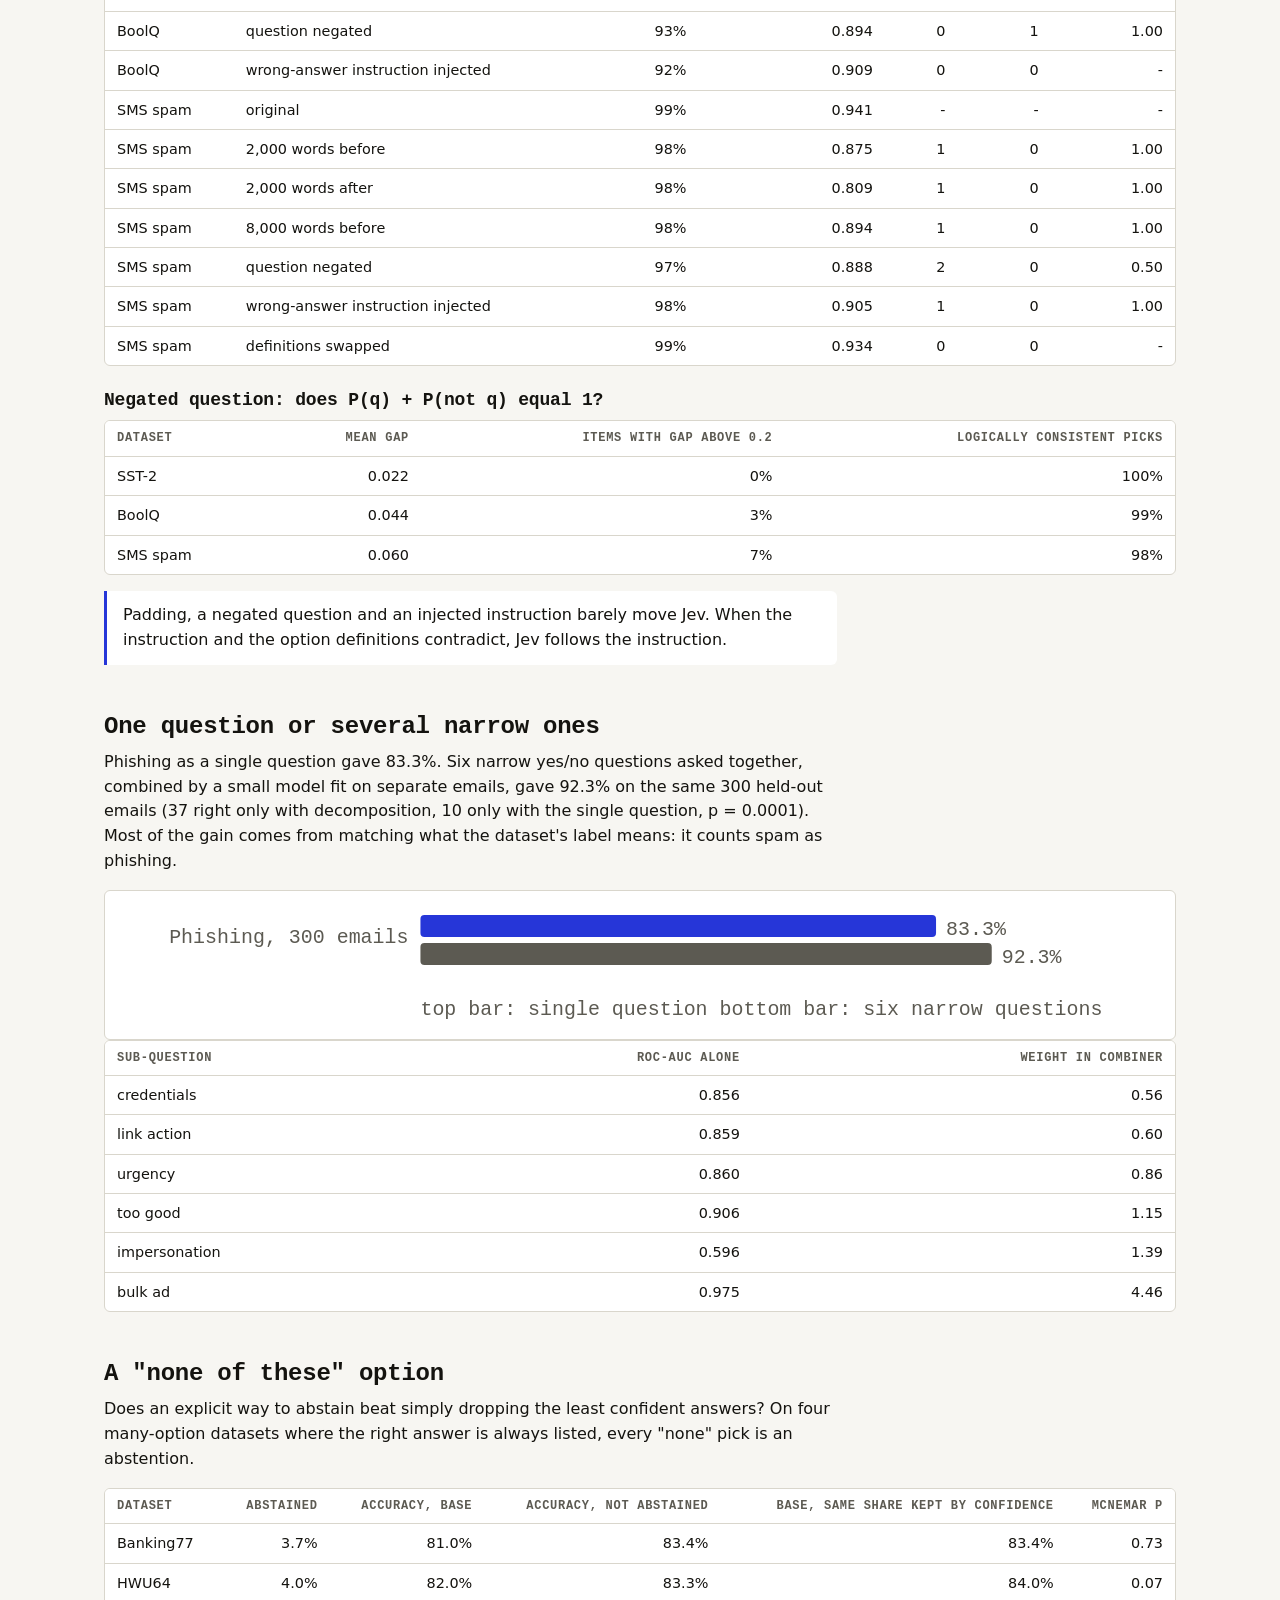
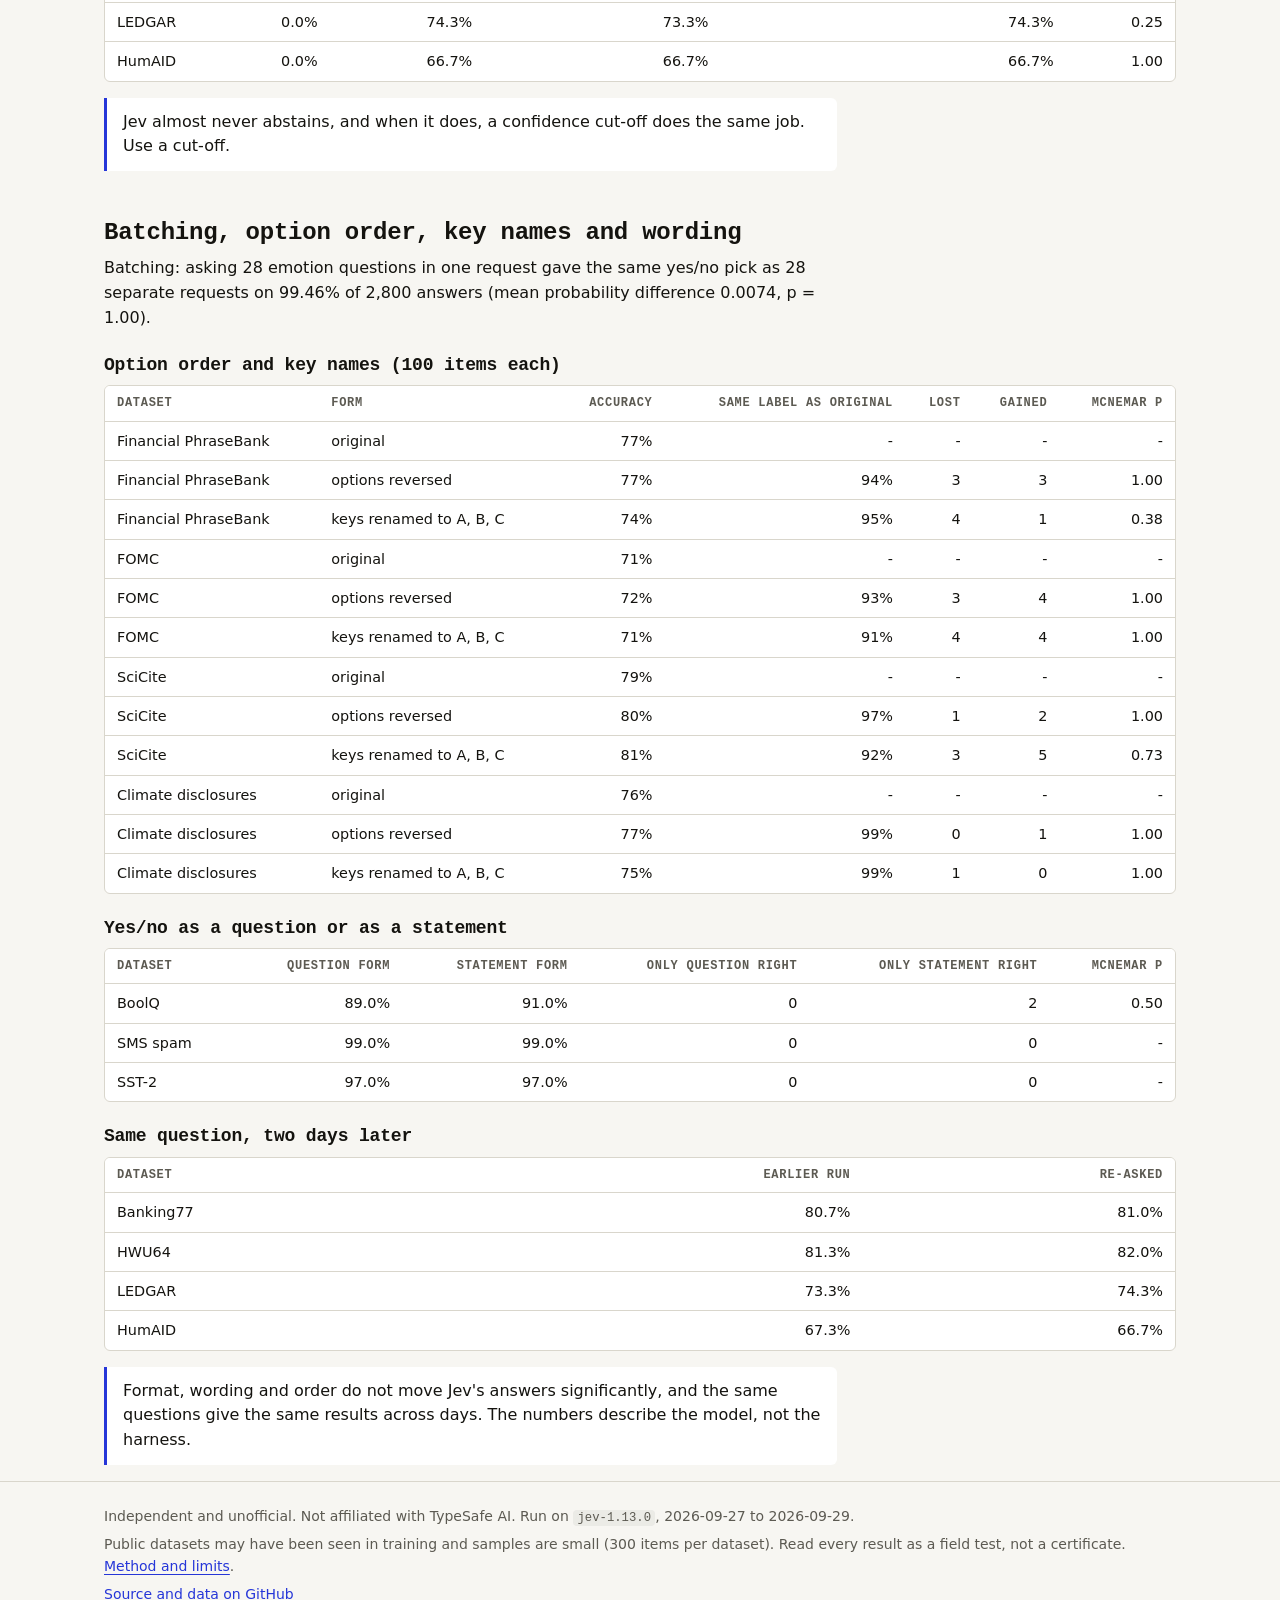
<file: site/stress-tests.html>
<!doctype html>
<html lang="en">
<head>
<meta charset="utf-8">
<meta name="viewport" content="width=device-width, initial-scale=1">
<title>Stress tests · Jev Field Test</title>
<meta name="description" content="Number of options, numbers, injected text, padding, wording, batching and more, tested on Jev.">
<meta property="og:title" content="Stress tests · Jev Field Test">
<meta property="og:description" content="Number of options, numbers, injected text, padding, wording, batching and more, tested on Jev.">
<meta property="og:type" content="website">
<meta property="og:image" content="https://kevalshah120.github.io/jev-field-test/assets/og.png">
<meta name="twitter:card" content="summary_large_image">
<link rel="icon" href="assets/favicon.svg" type="image/svg+xml">
<link rel="stylesheet" href="css/site.css">
</head>
<body>
<main id="main" class="wrap"><div id="app"><p class="loading">Loading the results…</p></div>
<noscript><p class="err">These pages draw their tables and charts with JavaScript. The raw results are plain files in <a href="data/datasets.json">data/</a>.</p></noscript></main>
<script type="module" src="js/stress-tests.js"></script>
</body>
</html>
</file>
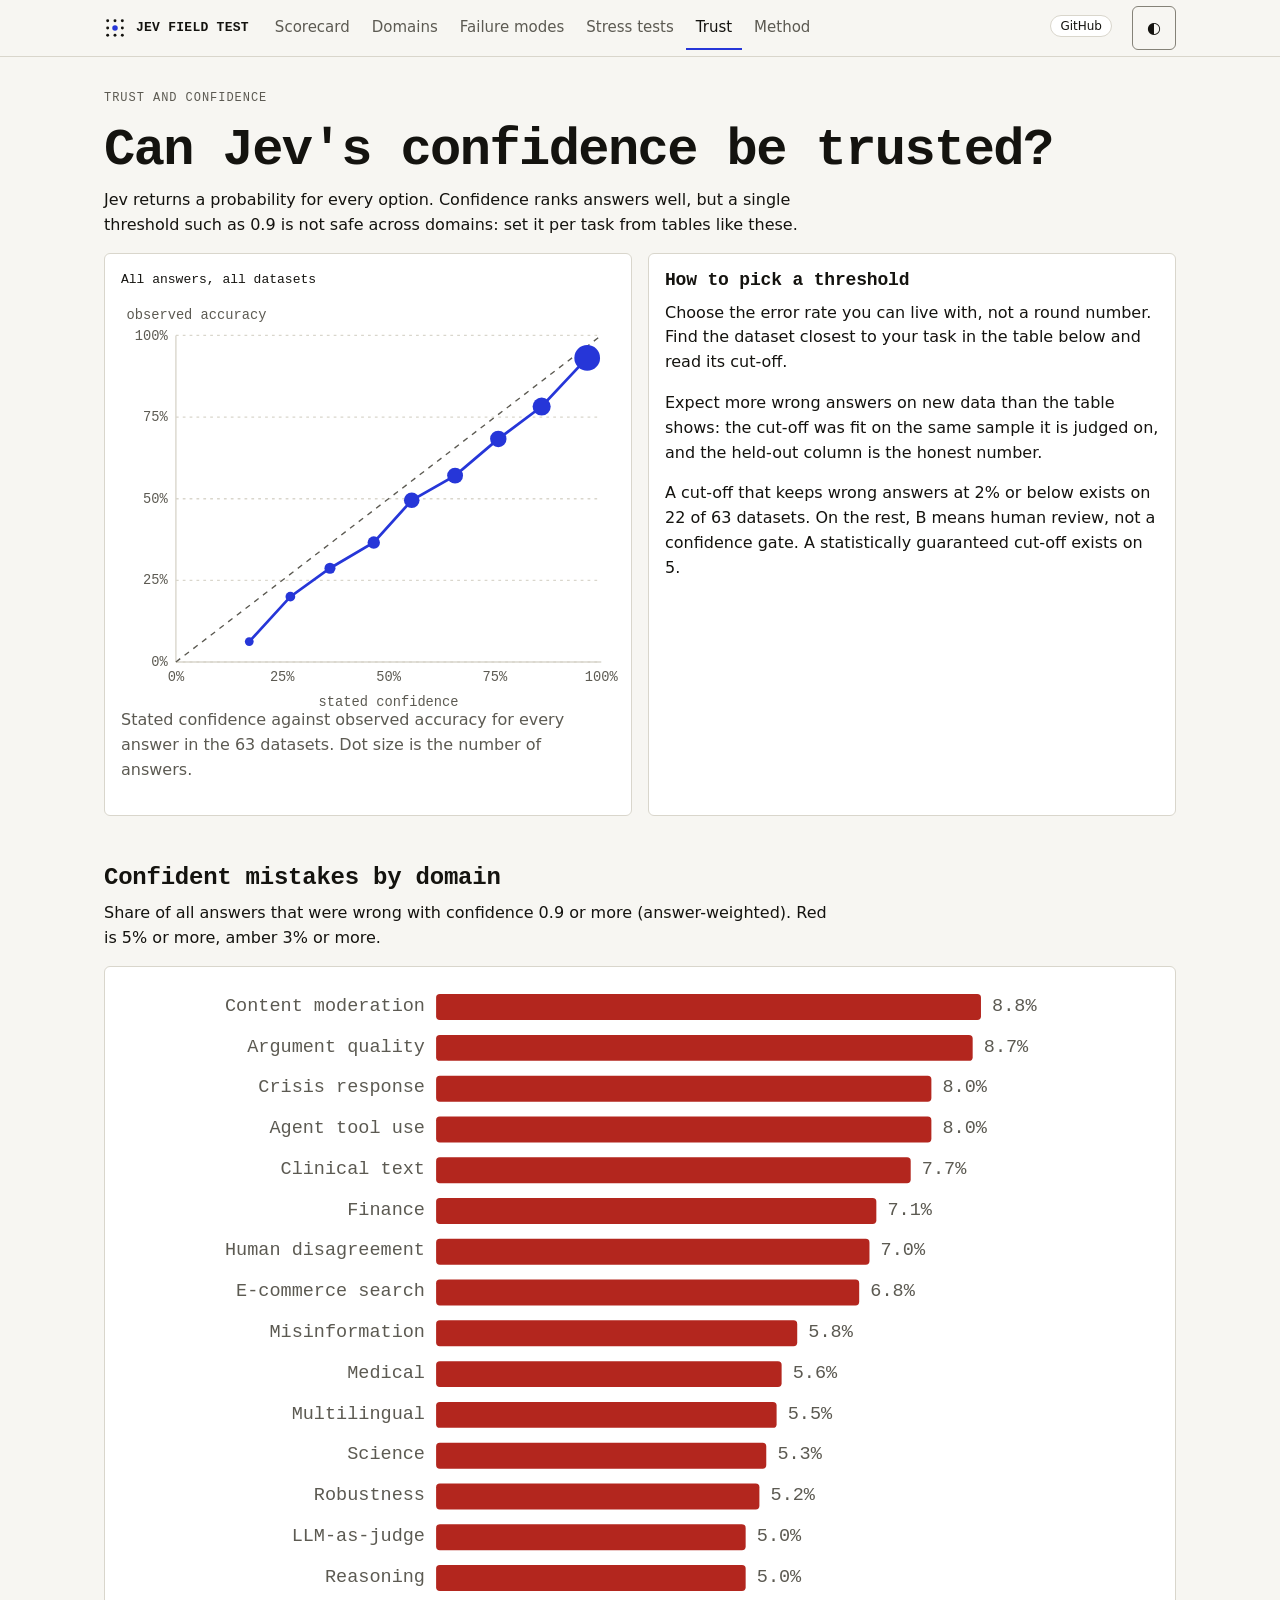
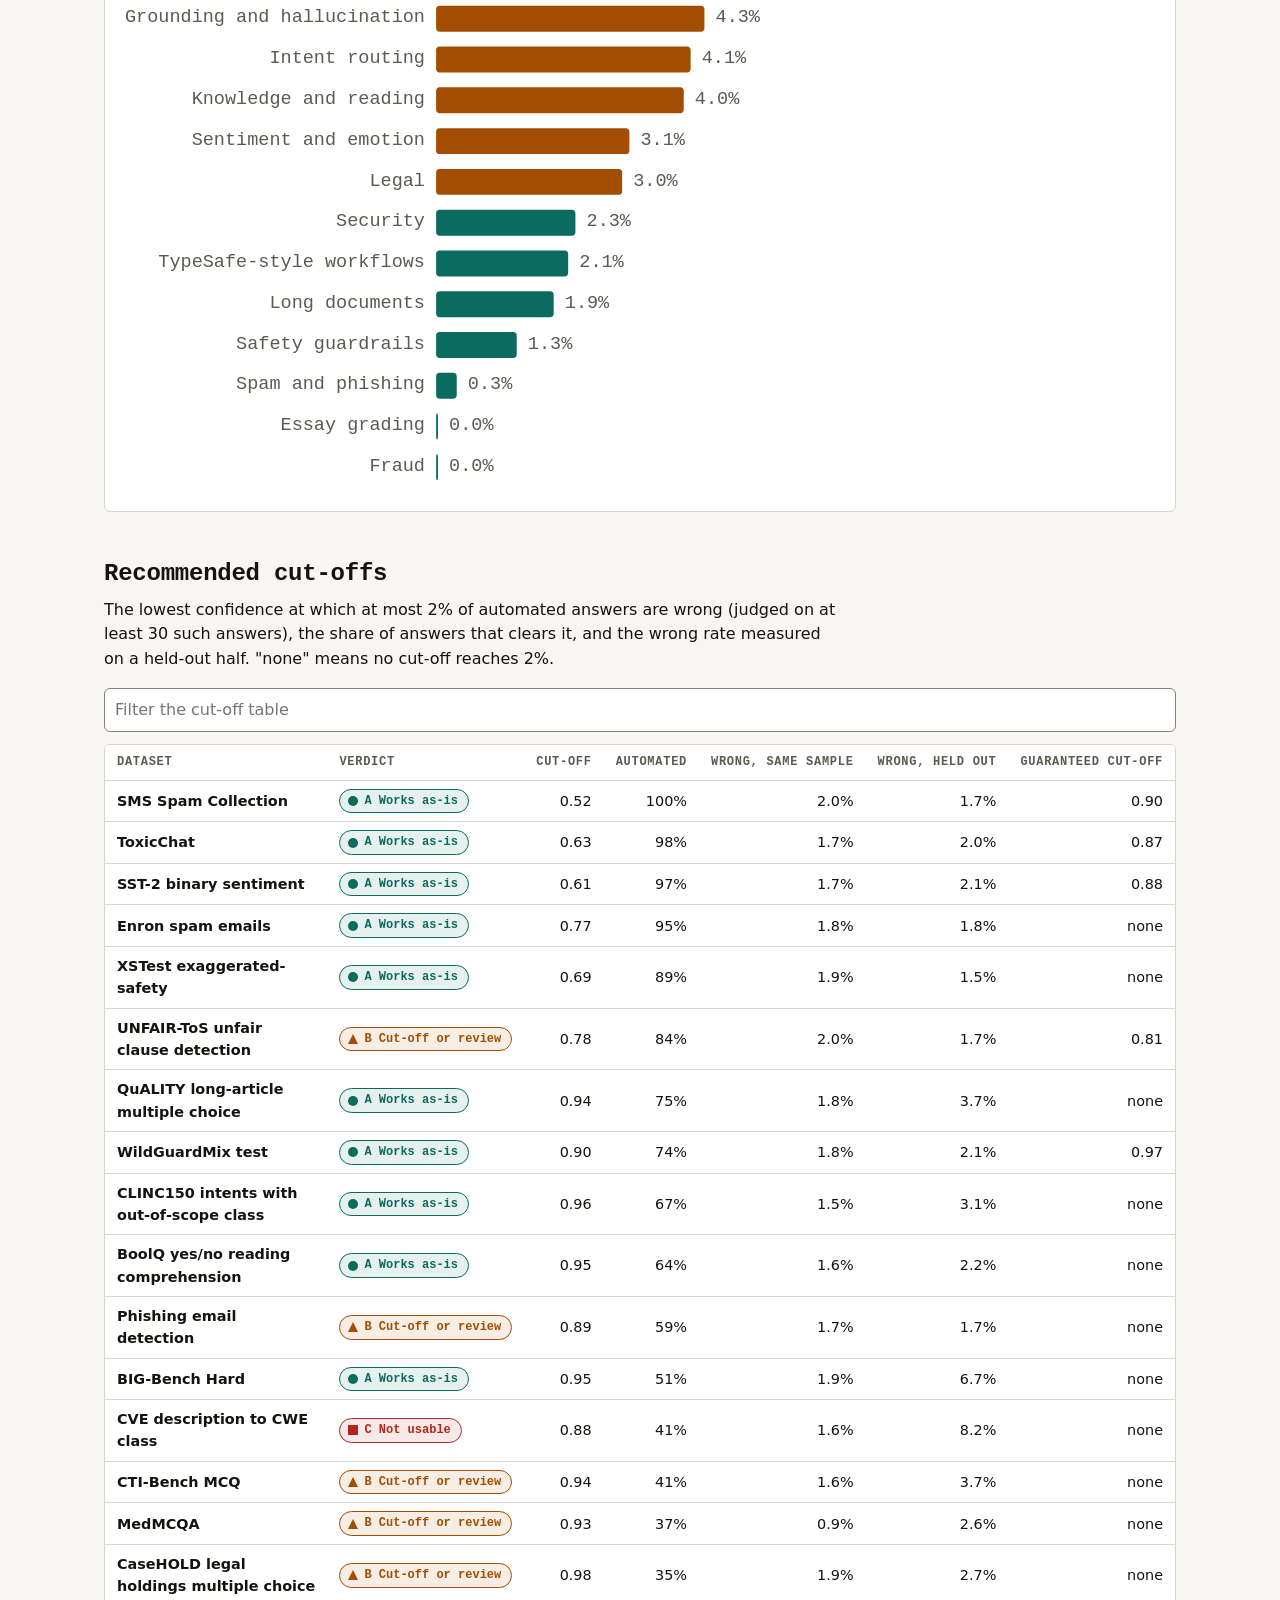
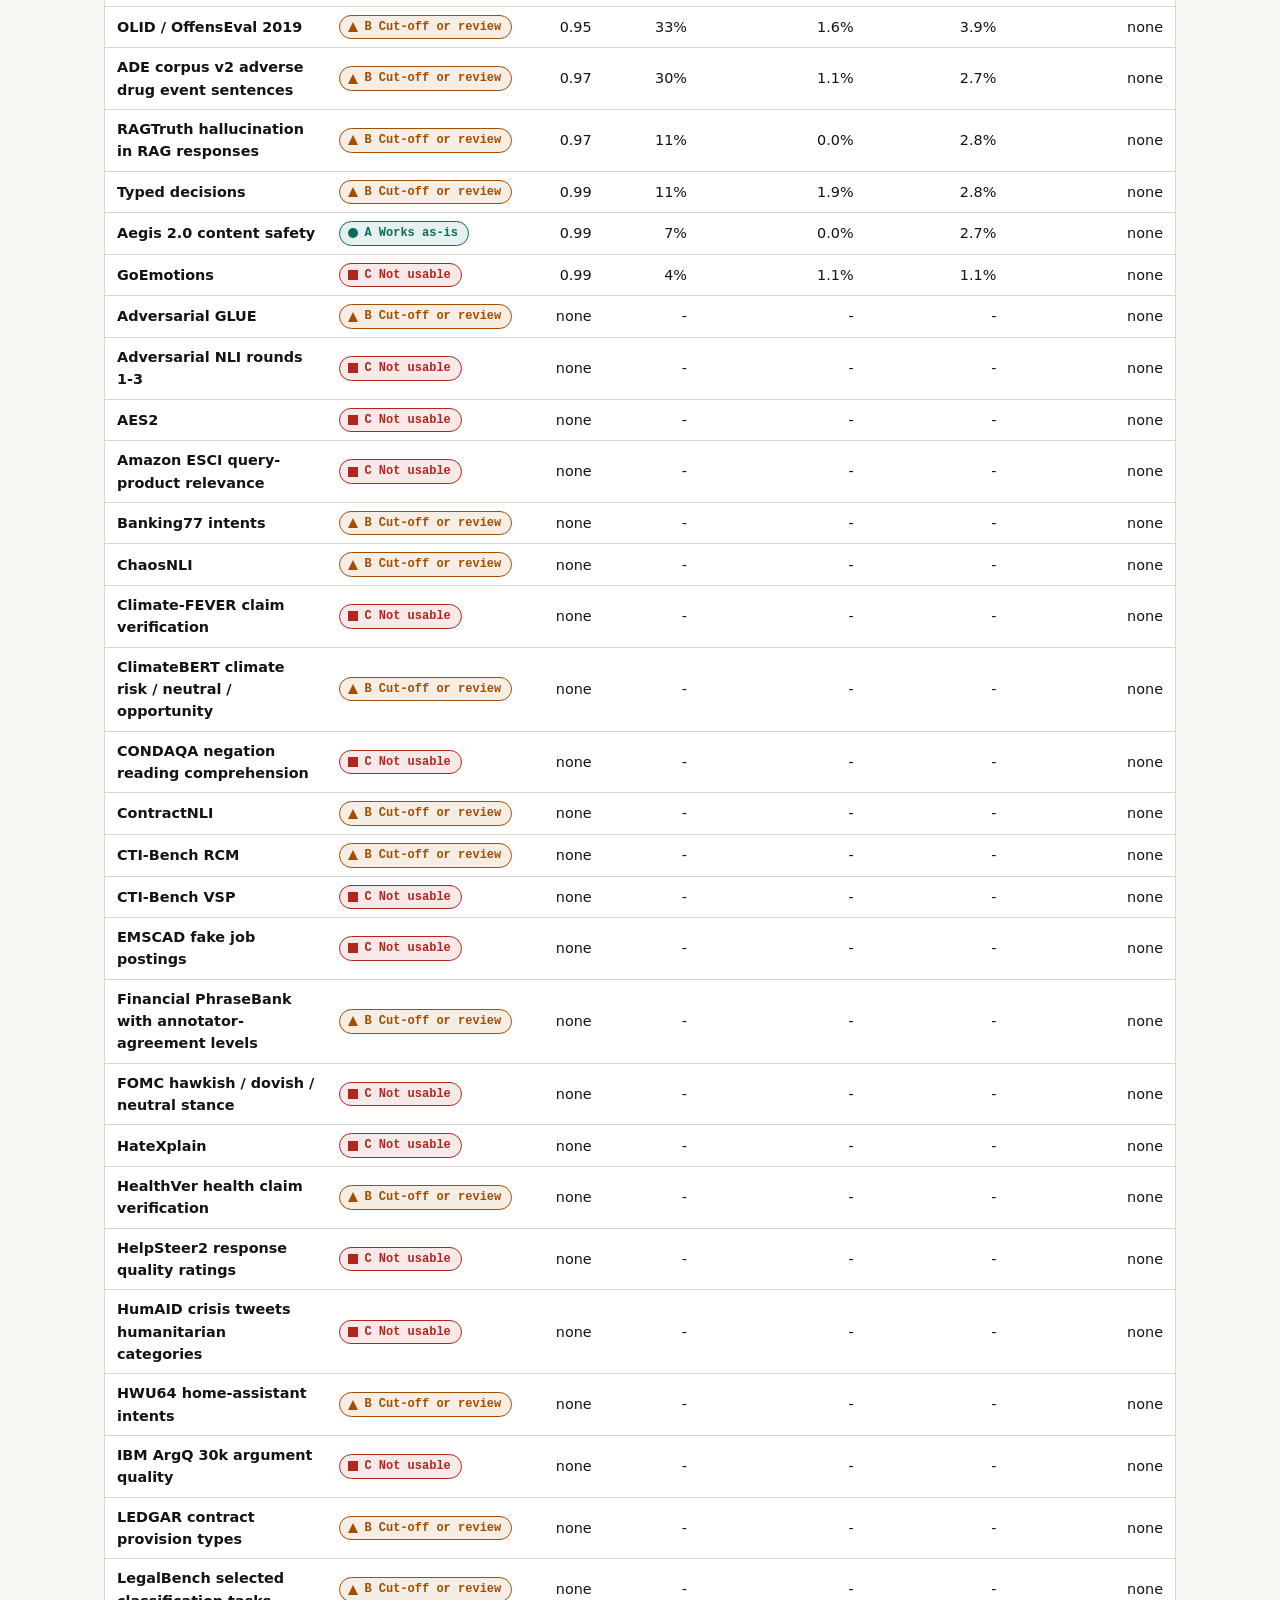
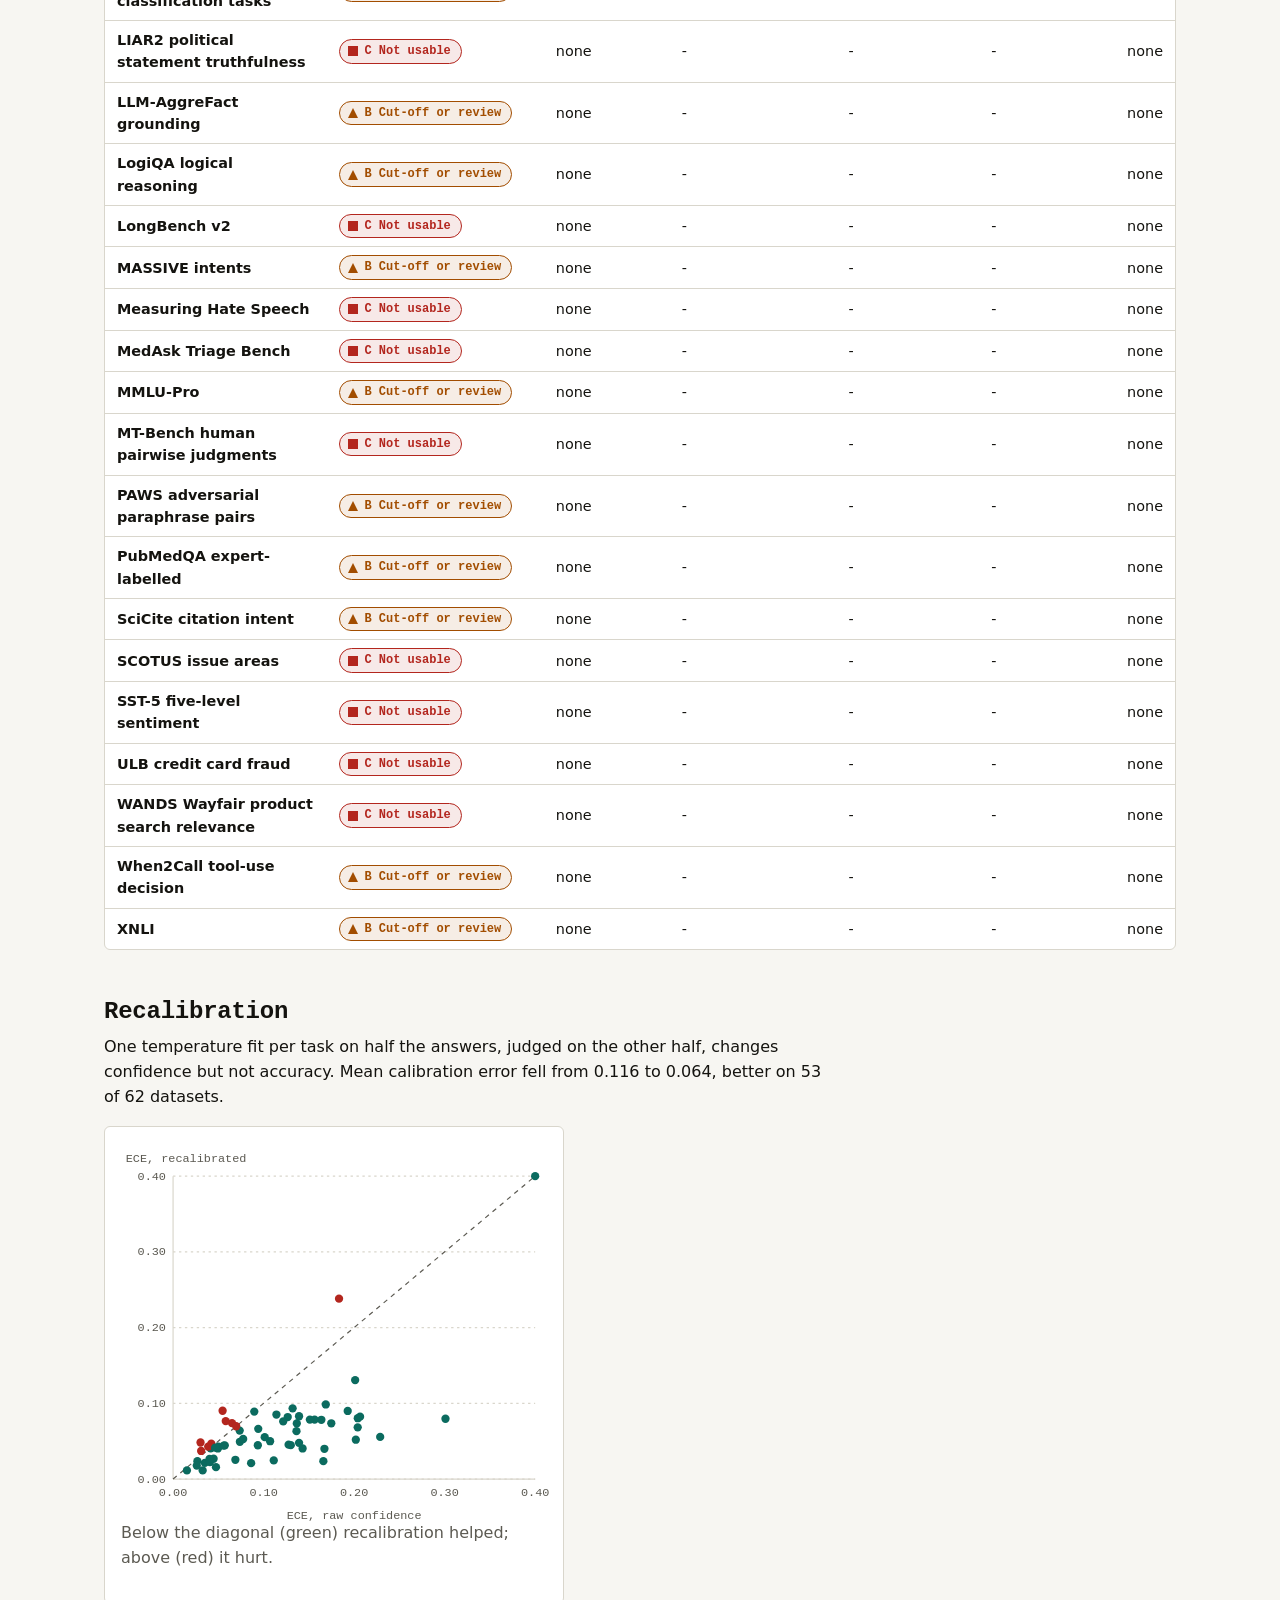
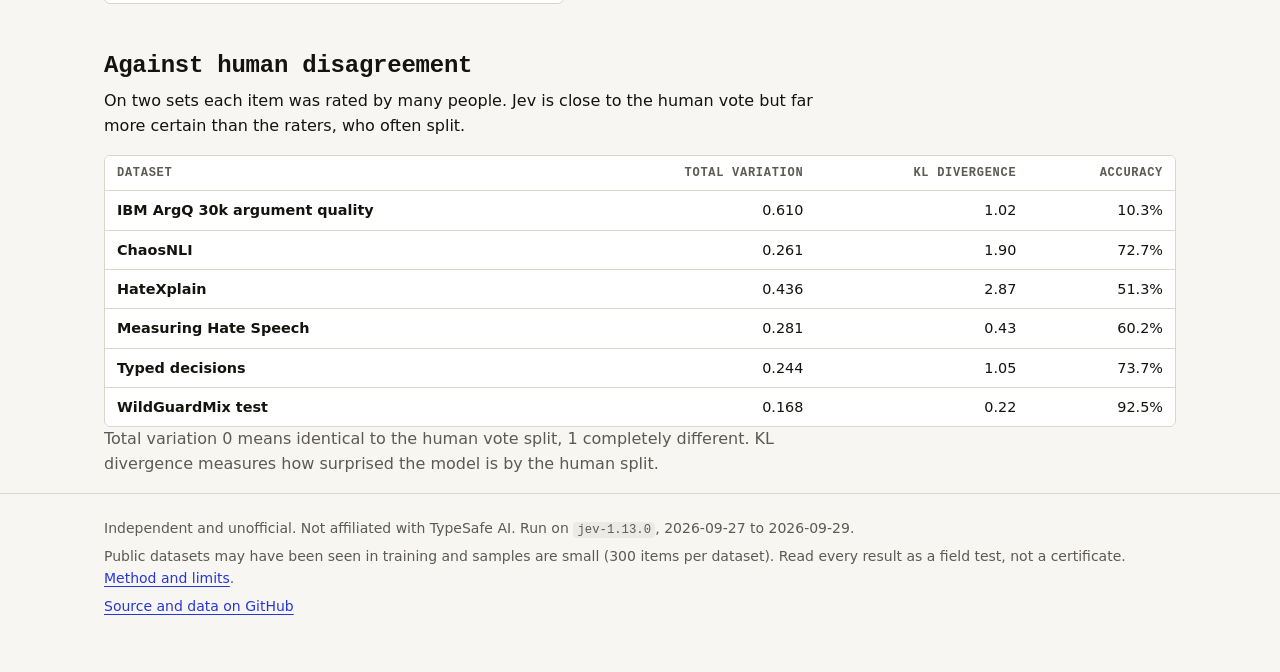
<file: site/trust.html>
<!doctype html>
<html lang="en">
<head>
<meta charset="utf-8">
<meta name="viewport" content="width=device-width, initial-scale=1">
<title>Trust and confidence · Jev Field Test</title>
<meta name="description" content="Calibration, confident mistakes and recommended confidence cut-offs for Jev.">
<meta property="og:title" content="Trust and confidence · Jev Field Test">
<meta property="og:description" content="Calibration, confident mistakes and recommended confidence cut-offs for Jev.">
<meta property="og:type" content="website">
<meta property="og:image" content="https://kevalshah120.github.io/jev-field-test/assets/og.png">
<meta name="twitter:card" content="summary_large_image">
<link rel="icon" href="assets/favicon.svg" type="image/svg+xml">
<link rel="stylesheet" href="css/site.css">
</head>
<body>
<main id="main" class="wrap"><div id="app"><p class="loading">Loading the results…</p></div>
<noscript><p class="err">These pages draw their tables and charts with JavaScript. The raw results are plain files in <a href="data/datasets.json">data/</a>.</p></noscript></main>
<script type="module" src="js/trust.js"></script>
</body>
</html>
</file>
<file: site/css/site.css>
/* Jev Field Test. System fonts only, no downloads. Tokens first, then base, layout, components. */
:root {
  --bg: #f7f6f2; --surface: #ffffff; --ink: #14130f; --muted: #5c5a52; --line: #d9d6cc;
  --field: #858278; --grid: rgba(20, 19, 15, .05); --accent: #2636d8; --ok: #0b6b5f; --mid: #a24d00; --bad: #b3261e;
  --ok-bg: rgba(11, 107, 95, .10); --mid-bg: rgba(162, 77, 0, .10); --bad-bg: rgba(179, 38, 30, .10);
  --mono: ui-monospace, "SF Mono", Menlo, Consolas, "Liberation Mono", monospace;
  --sans: system-ui, -apple-system, "Segoe UI", Roboto, "Helvetica Neue", Arial, sans-serif;
  color-scheme: light;
}
@media (prefers-color-scheme: dark) {
  :root:not([data-theme="light"]) {
    --bg: #121110; --surface: #1a1917; --ink: #ece9e1; --muted: #a39f94; --line: #33312c;
    --field: #77746b; --grid: rgba(236, 233, 225, .06); --accent: #8f9bff; --ok: #4cd1bd; --mid: #f2a54d; --bad: #ff8374;
    --ok-bg: rgba(76, 209, 189, .12); --mid-bg: rgba(242, 165, 77, .12); --bad-bg: rgba(255, 131, 116, .12);
    color-scheme: dark;
  }
}
:root[data-theme="dark"] {
  --bg: #121110; --surface: #1a1917; --ink: #ece9e1; --muted: #a39f94; --line: #33312c;
  --field: #77746b; --grid: rgba(236, 233, 225, .06); --accent: #8f9bff; --ok: #4cd1bd; --mid: #f2a54d; --bad: #ff8374;
  --ok-bg: rgba(76, 209, 189, .12); --mid-bg: rgba(242, 165, 77, .12); --bad-bg: rgba(255, 131, 116, .12);
  color-scheme: dark;
}

*, *::before, *::after { box-sizing: border-box; }
html { -webkit-text-size-adjust: 100%; scroll-padding-top: 72px; }
body {
  margin: 0; background: var(--bg); color: var(--ink); font: 1rem/1.55 var(--sans);
  font-variant-numeric: tabular-nums; -webkit-font-smoothing: antialiased;
}
h1, h2, h3 { font-family: var(--mono); font-weight: 600; letter-spacing: -.01em; line-height: 1.15; margin: 0 0 .6rem; }
h1 { font-size: clamp(2rem, 6vw, 3.25rem); line-height: 1.05; letter-spacing: -.03em; }
h2 { font-size: 1.5rem; margin-top: 3rem; }
h3 { font-size: 1.125rem; margin-top: 1.5rem; }
p { margin: 0 0 1rem; max-width: 72ch; }
a { color: var(--accent); text-underline-offset: 3px; }
a:hover { text-decoration-thickness: 2px; }
code, kbd { font-family: var(--mono); font-size: .875em; background: var(--grid); padding: .1em .35em; border-radius: 4px; }
pre { font-family: var(--mono); font-size: .8125rem; background: var(--surface); border: 1px solid var(--line); border-radius: 6px; padding: 12px 14px; overflow-x: auto; margin: 0 0 1rem; }
:focus-visible { outline: 2px solid var(--accent); outline-offset: 2px; border-radius: 3px; }
.sr-only { position: absolute !important; width: 1px; height: 1px; overflow: hidden; clip: rect(0 0 0 0); white-space: nowrap; }
.skip { position: absolute; left: 8px; top: -60px; background: var(--ink); color: var(--bg); padding: 8px 12px; border-radius: 6px; z-index: 50; }
.skip:focus { top: 8px; }

/* layout */
.wrap { max-width: 1120px; margin: 0 auto; padding: 0 16px; }
@media (min-width: 640px) { .wrap { padding: 0 24px; } }
main { padding-bottom: 4rem; min-height: 60vh; }
.grid { display: grid; gap: 16px; }
.cols-2 { grid-template-columns: 1fr; } .cols-3 { grid-template-columns: 1fr; } .cols-5 { grid-template-columns: repeat(2, 1fr); }
@media (min-width: 720px) { .cols-2 { grid-template-columns: 1fr 1fr; } .cols-3 { grid-template-columns: repeat(3, 1fr); } .cols-5 { grid-template-columns: repeat(5, 1fr); } }
.card { background: var(--surface); border: 1px solid var(--line); border-radius: 6px; padding: 16px; }
.card h3 { margin-top: 0; }
.muted { color: var(--muted); }
.label { font-family: var(--mono); font-size: .75rem; text-transform: uppercase; letter-spacing: .08em; color: var(--muted); }
.mono { font-family: var(--mono); }
.num { text-align: right; white-space: nowrap; }

/* header and footer */
.site-header { position: sticky; top: 0; z-index: 20; background: var(--bg); border-bottom: 1px solid var(--line); }
.site-header .wrap { display: flex; align-items: center; gap: 16px; min-height: 56px; flex-wrap: wrap; padding-top: 4px; padding-bottom: 4px; }
.brand { display: inline-flex; align-items: center; gap: 10px; font-family: var(--mono); font-weight: 700; letter-spacing: .02em; color: var(--ink); text-decoration: none; text-transform: uppercase; font-size: .8125rem; }
.brand svg { width: 22px; height: 22px; }
.site-nav { display: flex; gap: 2px; flex-wrap: wrap; flex: 1; }
.site-nav a { color: var(--muted); text-decoration: none; padding: 10px 10px; border-radius: 6px; font-size: .9375rem; min-height: 44px; display: inline-flex; align-items: center; }
.site-nav a:hover { color: var(--ink); }
.site-nav a[aria-current="page"] { color: var(--ink); box-shadow: inset 0 -2px 0 var(--accent); border-radius: 0; }
.icon-btn { background: none; border: 1px solid var(--field); color: var(--ink); width: 44px; height: 44px; border-radius: 6px; cursor: pointer; font: inherit; }
.icon-btn:hover { background: var(--grid); }
.site-footer { border-top: 1px solid var(--line); padding: 24px 0 48px; color: var(--muted); font-size: .875rem; }
.site-footer p { max-width: none; margin-bottom: .4rem; }

/* hero */
.hero { padding: 48px 0 32px; position: relative; isolation: isolate; }
.hero::before { content: ""; position: absolute; inset: 0 -16px; z-index: -1; background-image: linear-gradient(var(--grid) 1px, transparent 1px), linear-gradient(90deg, var(--grid) 1px, transparent 1px); background-size: 24px 24px; -webkit-mask-image: linear-gradient(#000 60%, transparent); mask-image: linear-gradient(#000 60%, transparent); }
.hero .lead { font-size: 1.125rem; max-width: 62ch; }
.hero .eyebrow { margin-bottom: 14px; }
.hero h1 .a { color: var(--accent); }
.stats { display: grid; grid-template-columns: repeat(2, 1fr); gap: 0; border: 1px solid var(--line); border-radius: 6px; background: var(--surface); margin-top: 24px; }
@media (min-width: 720px) { .stats { grid-template-columns: repeat(5, 1fr); } }
.stat { padding: 14px 16px; border-right: 1px solid var(--line); border-bottom: 1px solid var(--line); }
.stat:nth-child(2n) { border-right: 0; }
@media (min-width: 720px) { .stat { border-bottom: 0; } .stat:nth-child(2n) { border-right: 1px solid var(--line); } .stat:last-child { border-right: 0; } }
.stat b { display: block; font-family: var(--mono); font-size: 1.6rem; line-height: 1.2; }

/* verdicts */
.pill { display: inline-flex; align-items: center; gap: 6px; font-family: var(--mono); font-size: .75rem; font-weight: 600; border-radius: 999px; padding: 2px 10px 2px 8px; border: 1px solid currentColor; white-space: nowrap; }
.pill svg { width: 10px; height: 10px; flex: none; }
.pill.A { color: var(--ok); background: var(--ok-bg); } .pill.B { color: var(--mid); background: var(--mid-bg); } .pill.C { color: var(--bad); background: var(--bad-bg); }
.chip { display: inline-block; font-size: .75rem; border: 1px solid var(--line); border-radius: 999px; padding: 1px 9px; color: var(--muted); background: var(--surface); margin: 0 4px 4px 0; }
a.chip { text-decoration: none; color: var(--ink); } a.chip:hover { border-color: var(--accent); }
.chip.status-tested { border-color: var(--ok); color: var(--ok); } .chip.status-partly { border-color: var(--mid); color: var(--mid); } .chip.status-none { border-color: var(--muted); color: var(--muted); }
.verdict-tile { display: block; text-decoration: none; color: var(--ink); border: 1px solid var(--line); border-radius: 6px; padding: 16px; background: var(--surface); }
.verdict-tile:hover { border-color: var(--accent); }
.verdict-tile b { display: block; font-family: var(--mono); font-size: 2.5rem; line-height: 1.1; }
.verdict-tile.A b { color: var(--ok); } .verdict-tile.B b { color: var(--mid); } .verdict-tile.C b { color: var(--bad); }
.verdict-tile span { font-size: .875rem; color: var(--muted); display: block; margin-top: 6px; }

/* tables */
.table-wrap { overflow-x: auto; border: 1px solid var(--line); border-radius: 6px; background: var(--surface); }
table { border-collapse: collapse; width: 100%; font-size: .9rem; }
th, td { padding: 8px 12px; border-bottom: 1px solid var(--line); text-align: left; vertical-align: middle; }
tbody tr:last-child td { border-bottom: 0; }
th { font-family: var(--mono); font-size: .75rem; text-transform: uppercase; letter-spacing: .06em; color: var(--muted); font-weight: 600; white-space: nowrap; background: var(--surface); position: sticky; top: 0; }
th button { all: unset; cursor: pointer; display: inline-flex; gap: 4px; align-items: center; min-height: 28px; }
th button:focus-visible { outline: 2px solid var(--accent); outline-offset: 2px; }
th.num, td.num { text-align: right; }
tbody tr:hover { background: var(--grid); }
td a { color: var(--ink); text-decoration: none; font-weight: 600; } td a:hover { color: var(--accent); text-decoration: underline; }
td.row { min-height: 44px; }
.pin { position: sticky; left: 0; background: var(--surface); z-index: 1; }
tbody tr:hover .pin { background: var(--surface); }
.filters { display: flex; flex-wrap: wrap; gap: 8px; margin: 12px 0; align-items: center; }
.filters input, .filters select { font: inherit; padding: 8px 10px; border: 1px solid var(--field); border-radius: 6px; background: var(--surface); color: var(--ink); min-height: 44px; }
.filters input { flex: 1; min-width: 200px; }
.count { color: var(--muted); font-size: .875rem; margin-left: auto; }

/* bars and charts */
.textbar { font-family: var(--mono); letter-spacing: .02em; white-space: nowrap; font-size: .8rem; line-height: 1; }
.textbar .a { color: var(--ok); } .textbar .b { color: var(--mid); } .textbar .c { color: var(--bad); }
.browse { display: grid; gap: 4px; }
.browse button { all: unset; display: grid; grid-template-columns: minmax(130px, 1fr) minmax(120px, 1fr) 3rem; gap: 10px; align-items: center; padding: 6px 8px; border-radius: 6px; cursor: pointer; min-height: 32px; font-size: .875rem; }
.browse button:hover, .browse button[aria-pressed="true"] { background: var(--grid); }
.browse button:focus-visible { outline: 2px solid var(--accent); }
svg.chart { width: 100%; height: auto; display: block; overflow: visible; }
.chart text { font-family: var(--mono); font-size: 10px; fill: var(--muted); }
.chart .ax { stroke: var(--line); stroke-width: 1; fill: none; }
.chart .gridline { stroke: var(--line); stroke-width: 1; stroke-dasharray: 2 3; }
.chart .diag { stroke: var(--muted); stroke-dasharray: 4 4; fill: none; }
.chart .line { fill: none; stroke: var(--accent); stroke-width: 2; }
.chart .line2 { fill: none; stroke: var(--muted); stroke-width: 2; stroke-dasharray: 5 4; }
.chart .dot { fill: var(--accent); } .chart .dot2 { fill: var(--muted); } .chart .hollow { fill: var(--surface); stroke: var(--accent); stroke-width: 2; }
.chart .whisk { stroke: var(--accent); stroke-width: 2; } .chart .tick { stroke: var(--muted); stroke-width: 2; }
.chart .bad { fill: var(--bad); } .chart .ok { fill: var(--ok); } .chart .mid { fill: var(--mid); }
.chart .poly { fill: var(--accent); fill-opacity: .15; stroke: var(--accent); stroke-width: 2; } .chart .poly2 { fill: none; stroke: var(--muted); stroke-dasharray: 4 4; }
.chart-title { font-family: var(--mono); font-size: .8125rem; margin: 0 0 6px; }
.heat { border-collapse: separate; border-spacing: 3px; }
.heat td, .heat th { border: 0; padding: 6px 10px; text-align: center; border-radius: 4px; min-width: 56px; }
.heat td.cell-A { color: var(--muted); } .heat td.cell-C.hit { background: var(--bad-bg); color: var(--bad); font-weight: 700; } .heat td.cell-B.hit { background: var(--mid-bg); color: var(--mid); font-weight: 700; }
.heat th:first-child, .heat td:first-child { text-align: left; }

/* misc */
.tiles { display: grid; grid-template-columns: repeat(2, 1fr); gap: 12px; }
@media (min-width: 720px) { .tiles { grid-template-columns: repeat(4, 1fr); } }
.tile { border: 1px solid var(--line); background: var(--surface); border-radius: 6px; padding: 12px 14px; }
.tile b { display: block; font-family: var(--mono); font-size: 1.5rem; }
.tile small { color: var(--muted); }
.crumb { font-size: .875rem; color: var(--muted); margin: 24px 0 12px; }
.crumb a { color: var(--muted); }
.subnav { display: flex; gap: 6px; flex-wrap: wrap; margin: 16px 0 8px; position: sticky; top: 56px; background: var(--bg); padding: 8px 0; z-index: 10; }
.subnav.static { position: static; }
.subnav a { border: 1px solid var(--line); border-radius: 999px; padding: 6px 12px; text-decoration: none; color: var(--ink); font-size: .875rem; background: var(--surface); }
.subnav a:hover { border-color: var(--accent); }
.fm { border-top: 1px solid var(--line); padding: 20px 0; display: grid; gap: 8px 24px; grid-template-columns: 1fr; }
@media (min-width: 800px) { .fm { grid-template-columns: 260px 1fr; } }
.fm .num-big { font-family: var(--mono); font-size: 2rem; color: var(--muted); line-height: 1; }
.fm ul { margin: 0 0 8px; padding-left: 1.1rem; } .fm li { margin-bottom: 4px; }
.callout { border-left: 3px solid var(--accent); background: var(--surface); padding: 12px 16px; border-radius: 0 6px 6px 0; margin: 16px 0; }
.callout p:last-child { margin-bottom: 0; }
.flags .chip { color: var(--mid); border-color: var(--mid); }
.err { border: 1px solid var(--bad); color: var(--bad); padding: 12px 16px; border-radius: 6px; background: var(--bad-bg); }
.loading { color: var(--muted); font-family: var(--mono); }
@media (prefers-reduced-motion: reduce) { * { animation: none !important; transition: none !important; scroll-behavior: auto !important; } }
@media print { .site-header, .filters, .subnav, .icon-btn { display: none; } body { background: #fff; color: #000; } }

/* phones: one compact header row, scrolling nav row, no sticky header */
@media (max-width: 720px) {
  .site-header { position: static; }
  .site-header .wrap { gap: 8px; }
  .brand { flex: 1; }
  .site-nav { order: 3; flex-basis: 100%; flex-wrap: nowrap; overflow-x: auto; scrollbar-width: thin; padding-bottom: 4px; }
  .site-nav a { white-space: nowrap; }
  .subnav { position: static; }
  html { scroll-padding-top: 16px; }
  th.pin, td.pin { position: static; }
}
</file>
